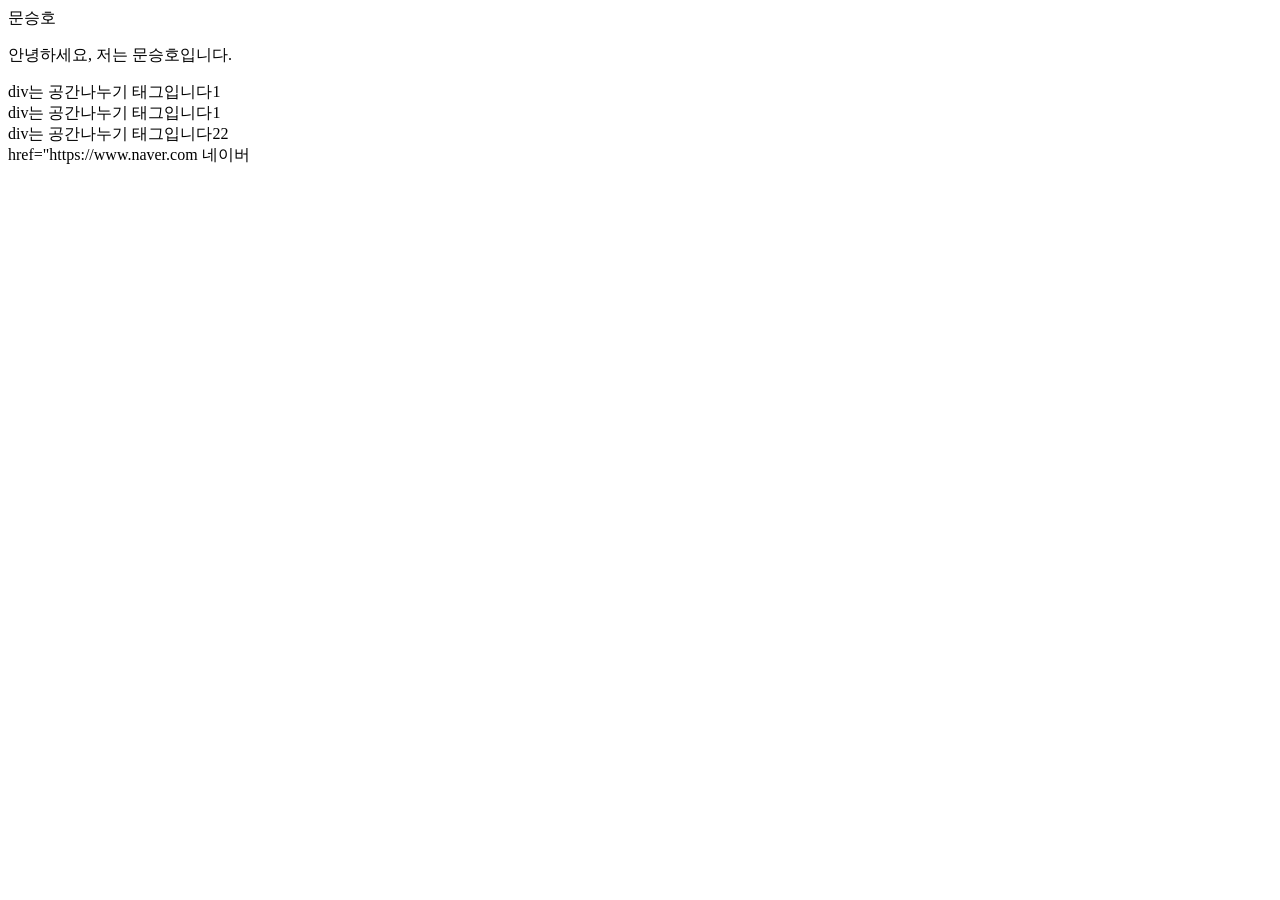
<file: crawling/index.html>
<!DOCTYPE html>
<html lang-"kr">
    <head>
        <meta charset="UTF-8">
        <meta name="viewport" content="width=device-width, initial-sc
        <title>Document</title>
        <style>
            body{background-color: pink;}
            h1{color: red;}
            div.box1{background-color: yellow;}
            #page{color: blue;}
        </style>
    </head>
    <body>
        <h1>문승호</h1>
        <h2 class="box1">문승호</h2> 
        <p id="page">안녕하세요, 저는 문승호입니다.</p>
        <div class="box1"> div는 공간나누기 태그입니다1</div>
        <div> div는 공간나누기 태그입니다1</div>
        <div> div는 공간나누기 태그입니다22</div>

        <A> href="https://www.naver.com 네이버 </A>
</html>
</file>
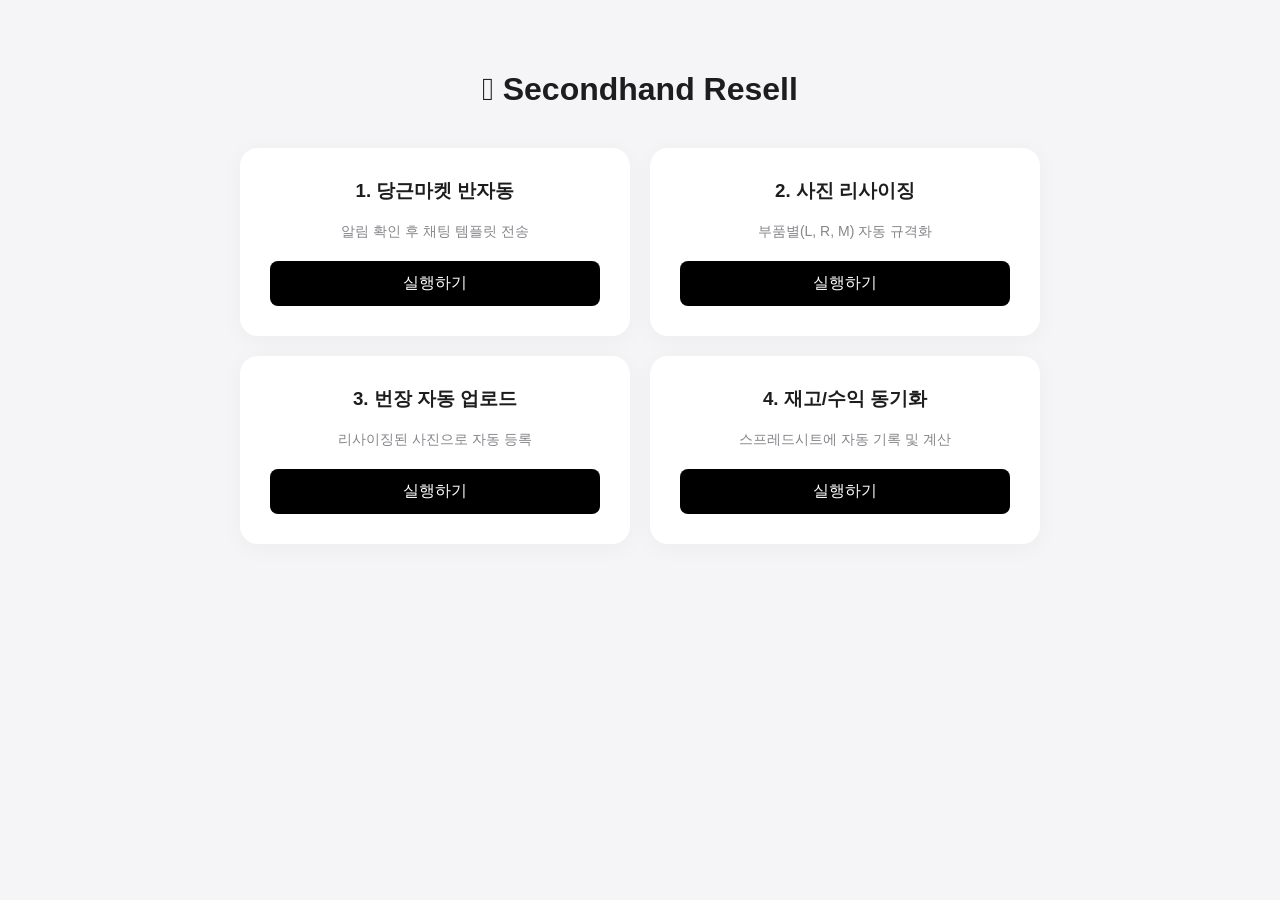
<file: resell/templates/index.html>
<!DOCTYPE html>
<html lang="ko">
<head>
    <meta charset="UTF-8">
    <title>Secondhand Resell Dashboard</title>
    <style>
        body {
            font-family: -apple-system, BlinkMacSystemFont, "Segoe UI", Roboto, Helvetica, Arial, sans-serif;
            background-color: #F5F5F7;
            color: #1D1D1F;
            margin: 0; padding: 50px;
        }
        h1 { font-weight: 600; text-align: center; margin-bottom: 40px; }
        .dashboard {
            display: grid;
            grid-template-columns: repeat(2, 1fr);
            gap: 20px; max-width: 800px; margin: auto;
        }
        .card {
            background: #FFFFFF;
            border-radius: 18px;
            padding: 30px;
            box-shadow: 0 4px 24px rgba(0,0,0,0.04);
            text-align: center; transition: transform 0.2s ease;
        }
        .card:hover { transform: translateY(-5px); }
        h3 { margin-top: 0; }
        p { color: #86868B; font-size: 14px; margin-bottom: 20px; }
        button {
            background-color: #000000; color: #FFFFFF;
            border: none; border-radius: 8px;
            padding: 12px 24px; font-size: 16px;
            cursor: pointer; font-weight: 500; width: 100%;
        }
        button:hover { background-color: #333333; }
    </style>
</head>
<body>
    <h1> Secondhand Resell</h1>
    <div class="dashboard">
        <!-- 1. 당근마켓 -->
        <div class="card">
            <h3>1. 당근마켓 반자동</h3>
            <p>알림 확인 후 채팅 템플릿 전송</p>
            <button onclick="runTask('/api/danggeun')">실행하기</button>
        </div>
        <!-- 2. 리사이징 -->
        <div class="card">
            <h3>2. 사진 리사이징</h3>
            <p>부품별(L, R, M) 자동 규격화</p>
            <button onclick="runTask('/api/resize')">실행하기</button>
        </div>
        <!-- 3. 번개장터 -->
        <div class="card">
            <h3>3. 번장 자동 업로드</h3>
            <p>리사이징된 사진으로 자동 등록</p>
            <button onclick="runTask('/api/bunjang')">실행하기</button>
        </div>
        <!-- 4. 구글 시트 -->
        <div class="card">
            <h3>4. 재고/수익 동기화</h3>
            <p>스프레드시트에 자동 기록 및 계산</p>
            <button onclick="runTask('/api/sheet')">실행하기</button>
        </div>
    </div>

    <script>
        function runTask(endpoint) {
            fetch(endpoint, { method: 'POST' })
                .then(response => response.json())
                .then(data => alert(data.message))
                .catch(error => console.error('Error:', error));
        }
    </script>
</body>
</html>
</file>
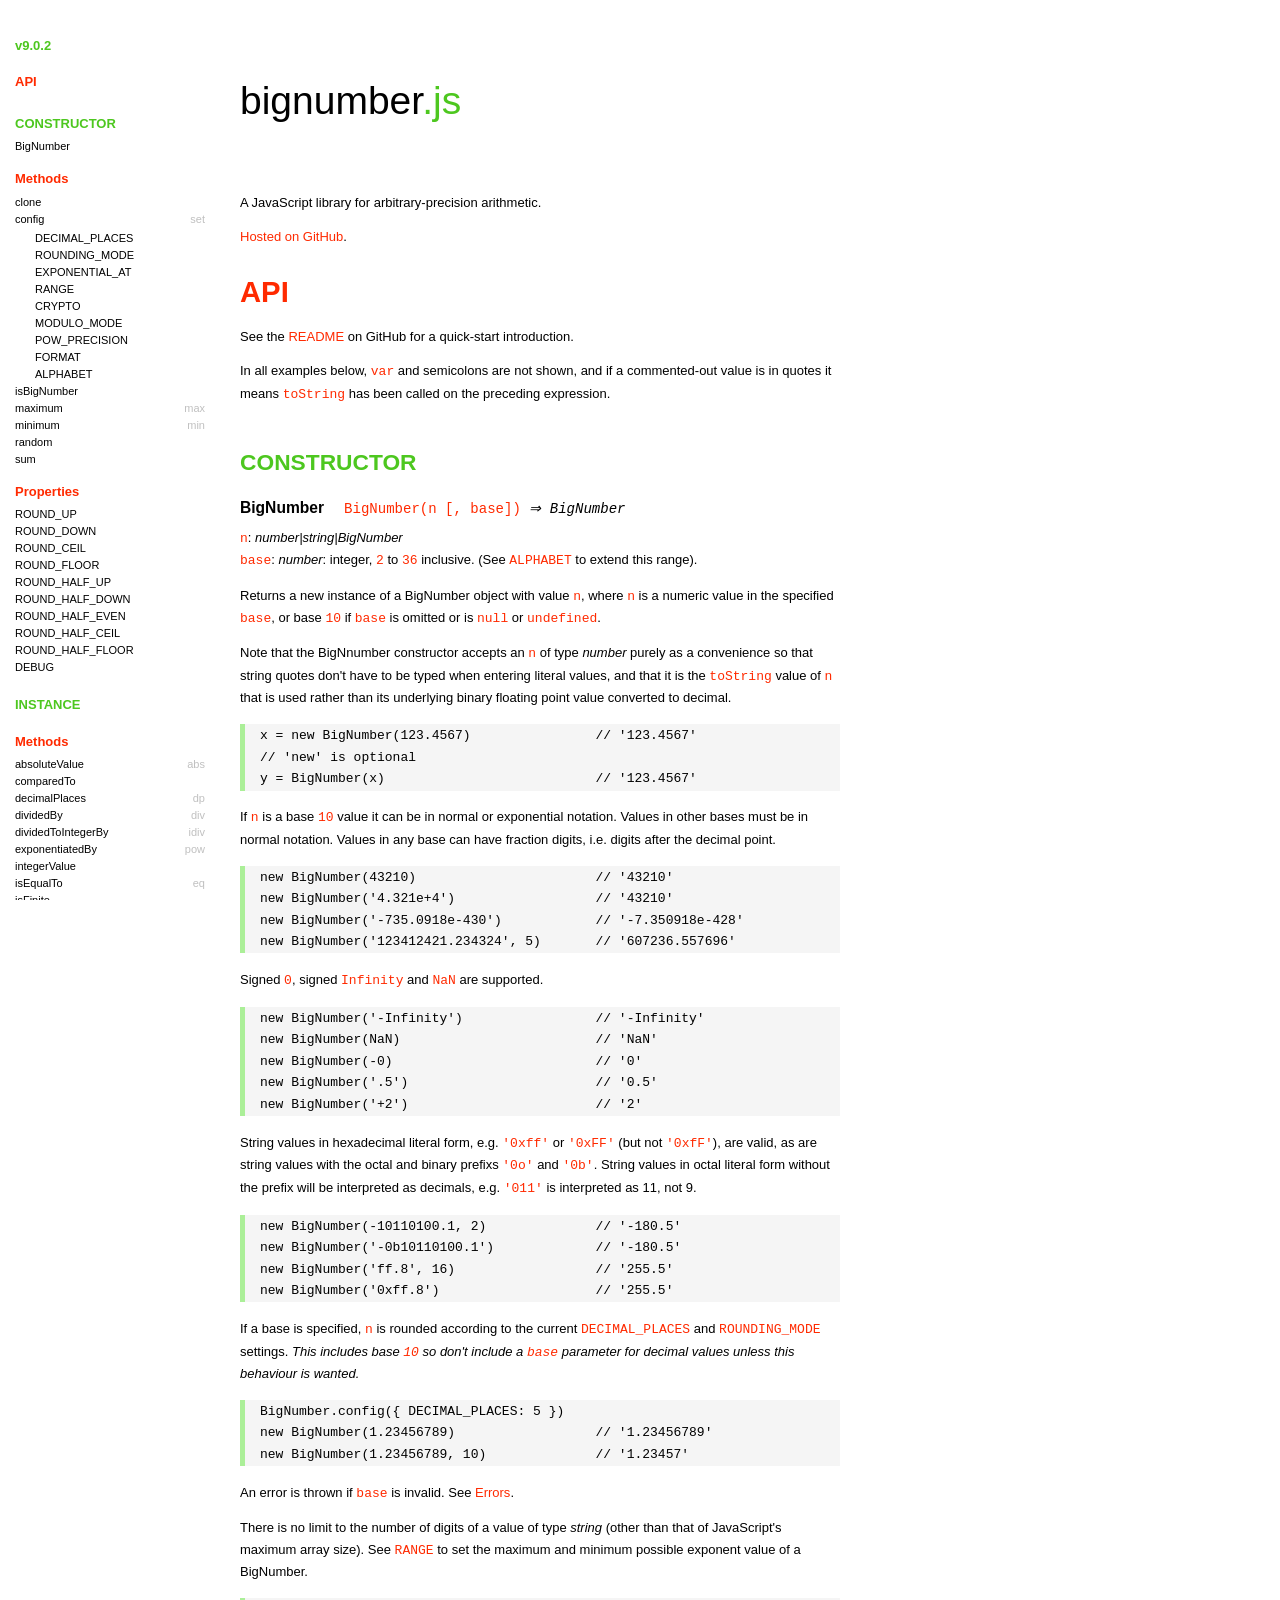
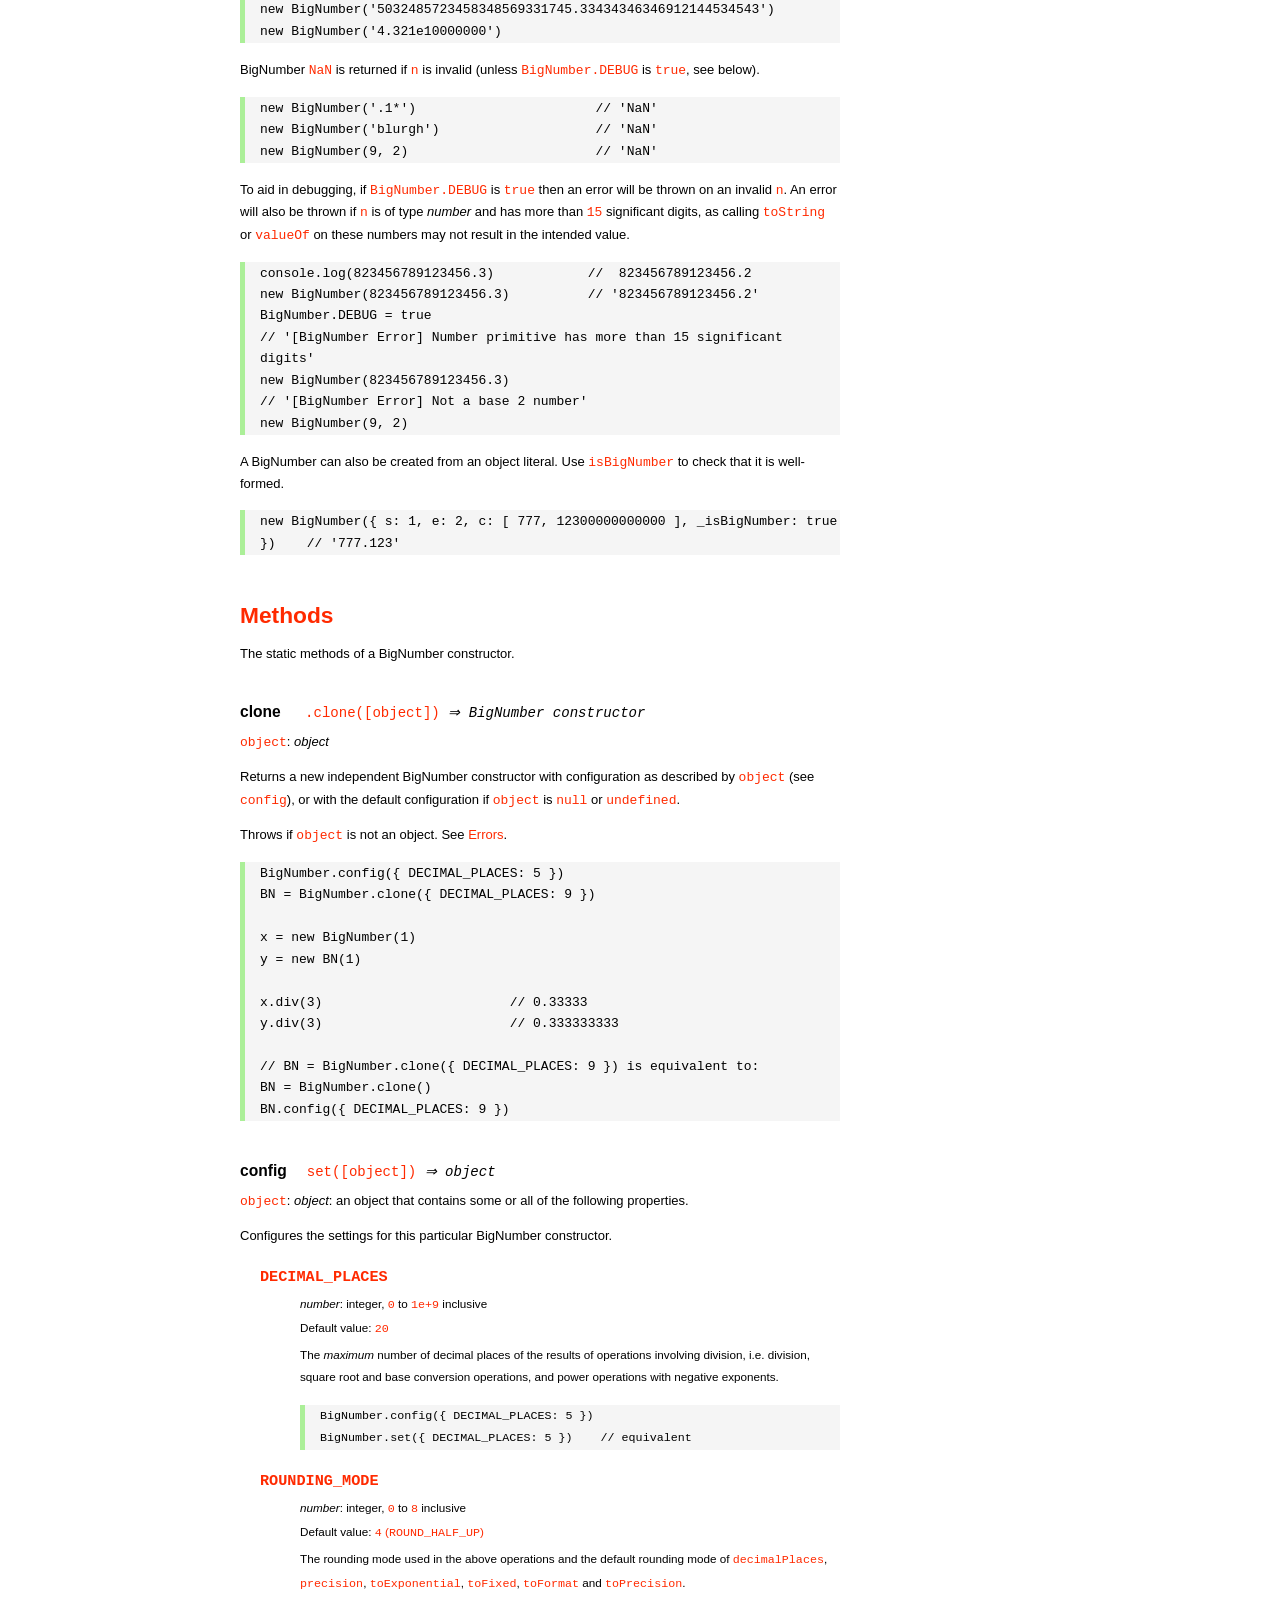
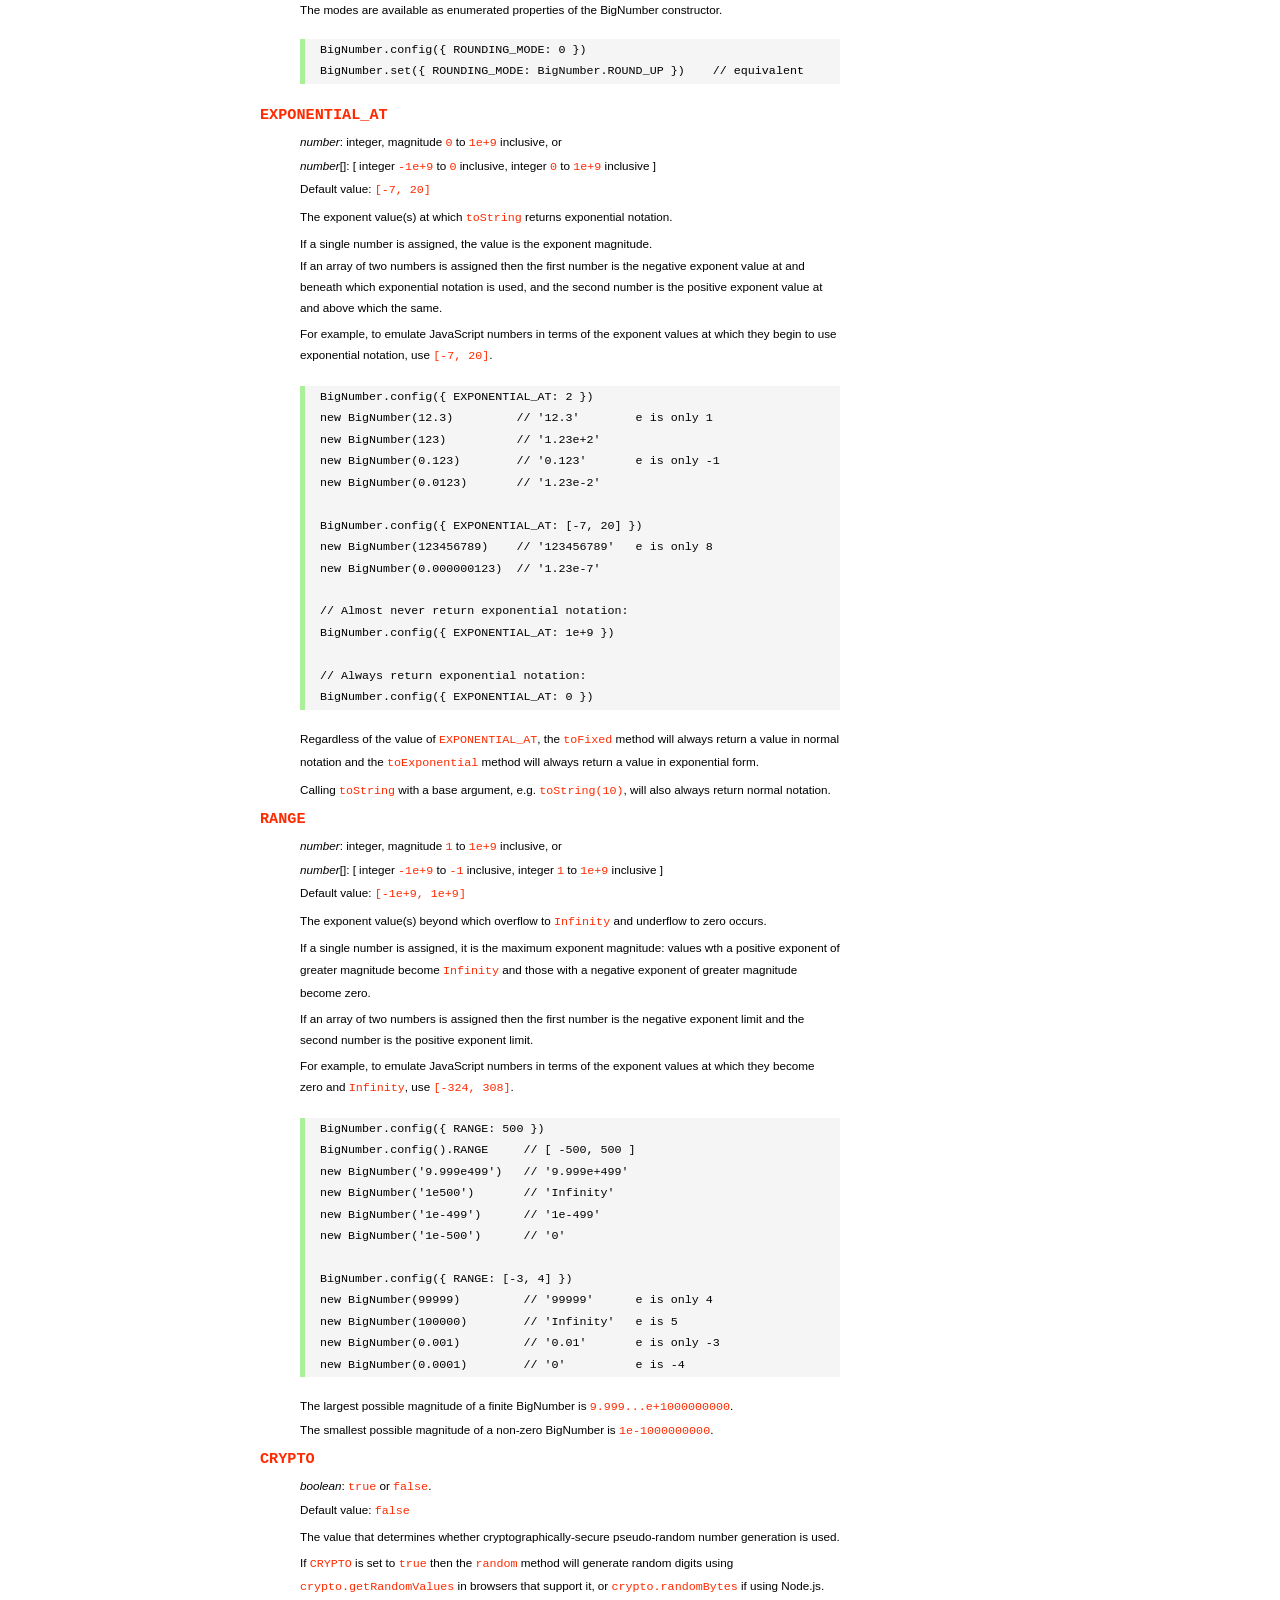
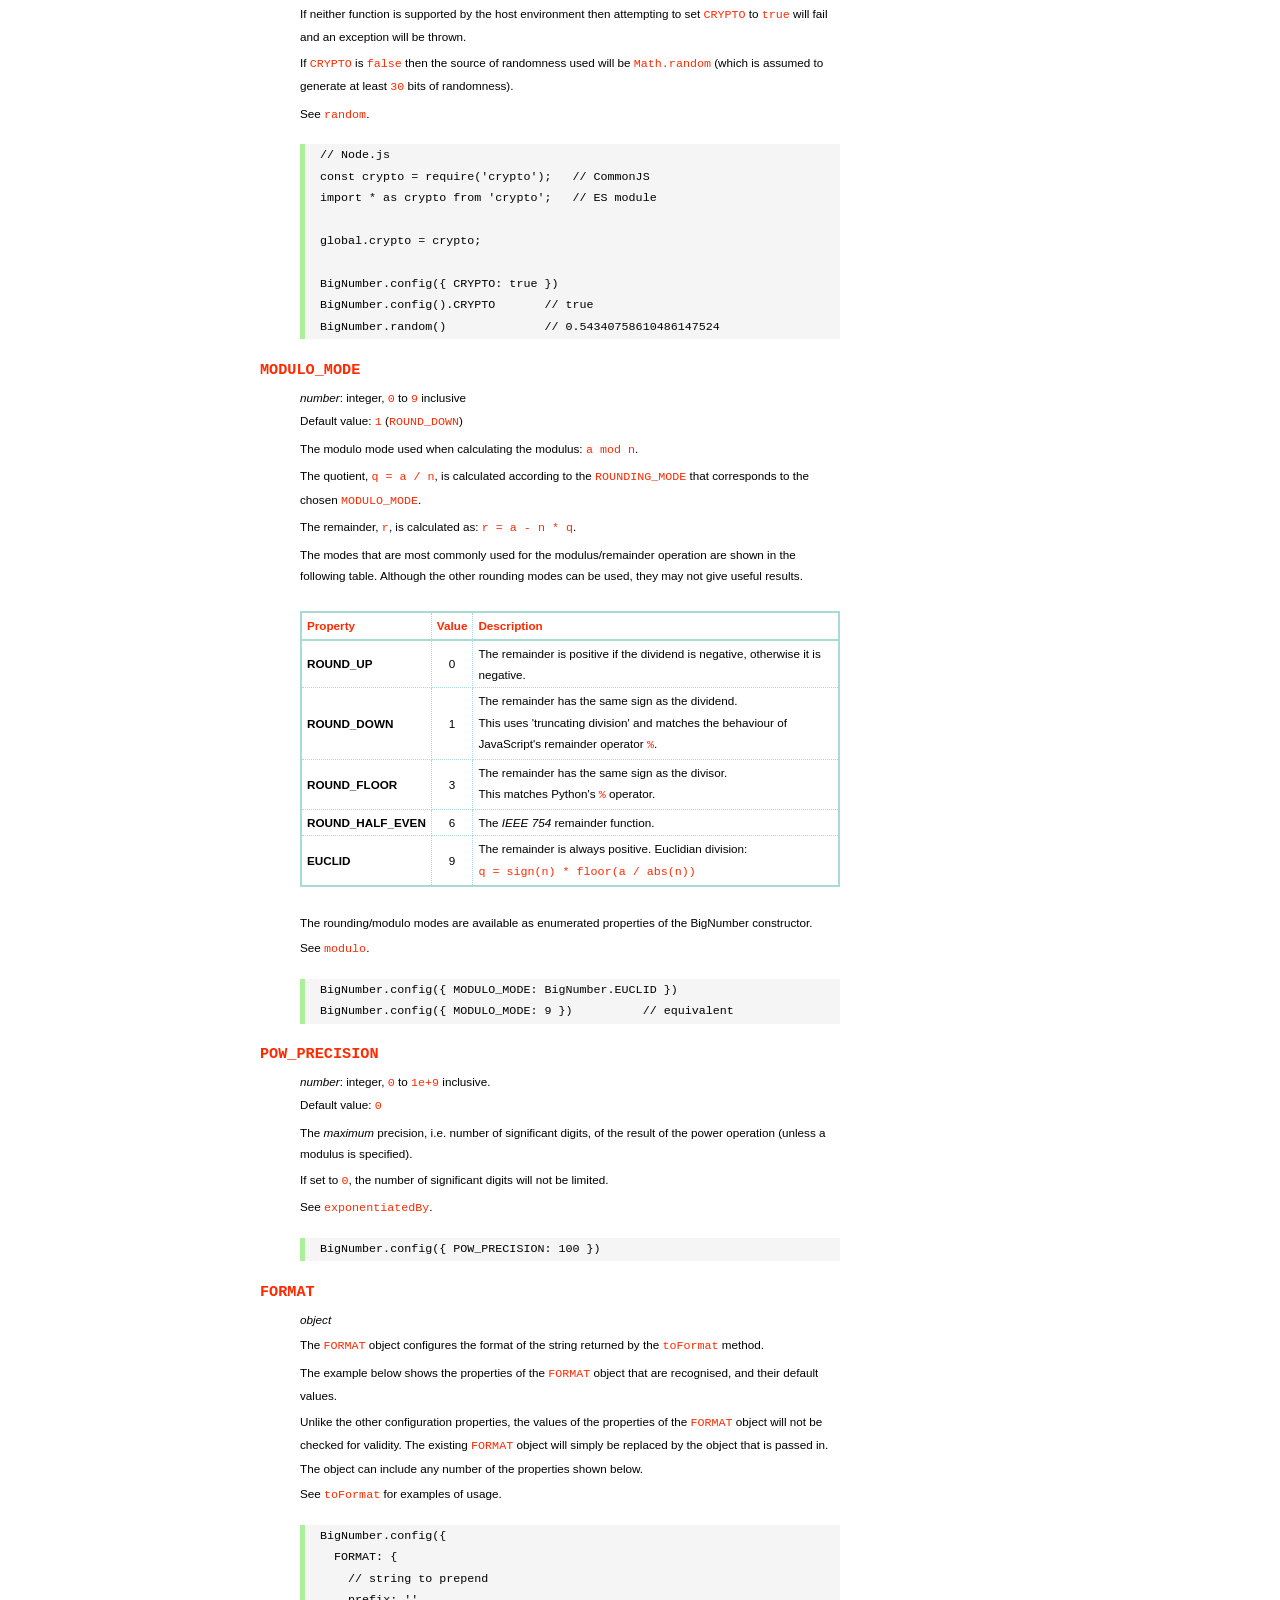
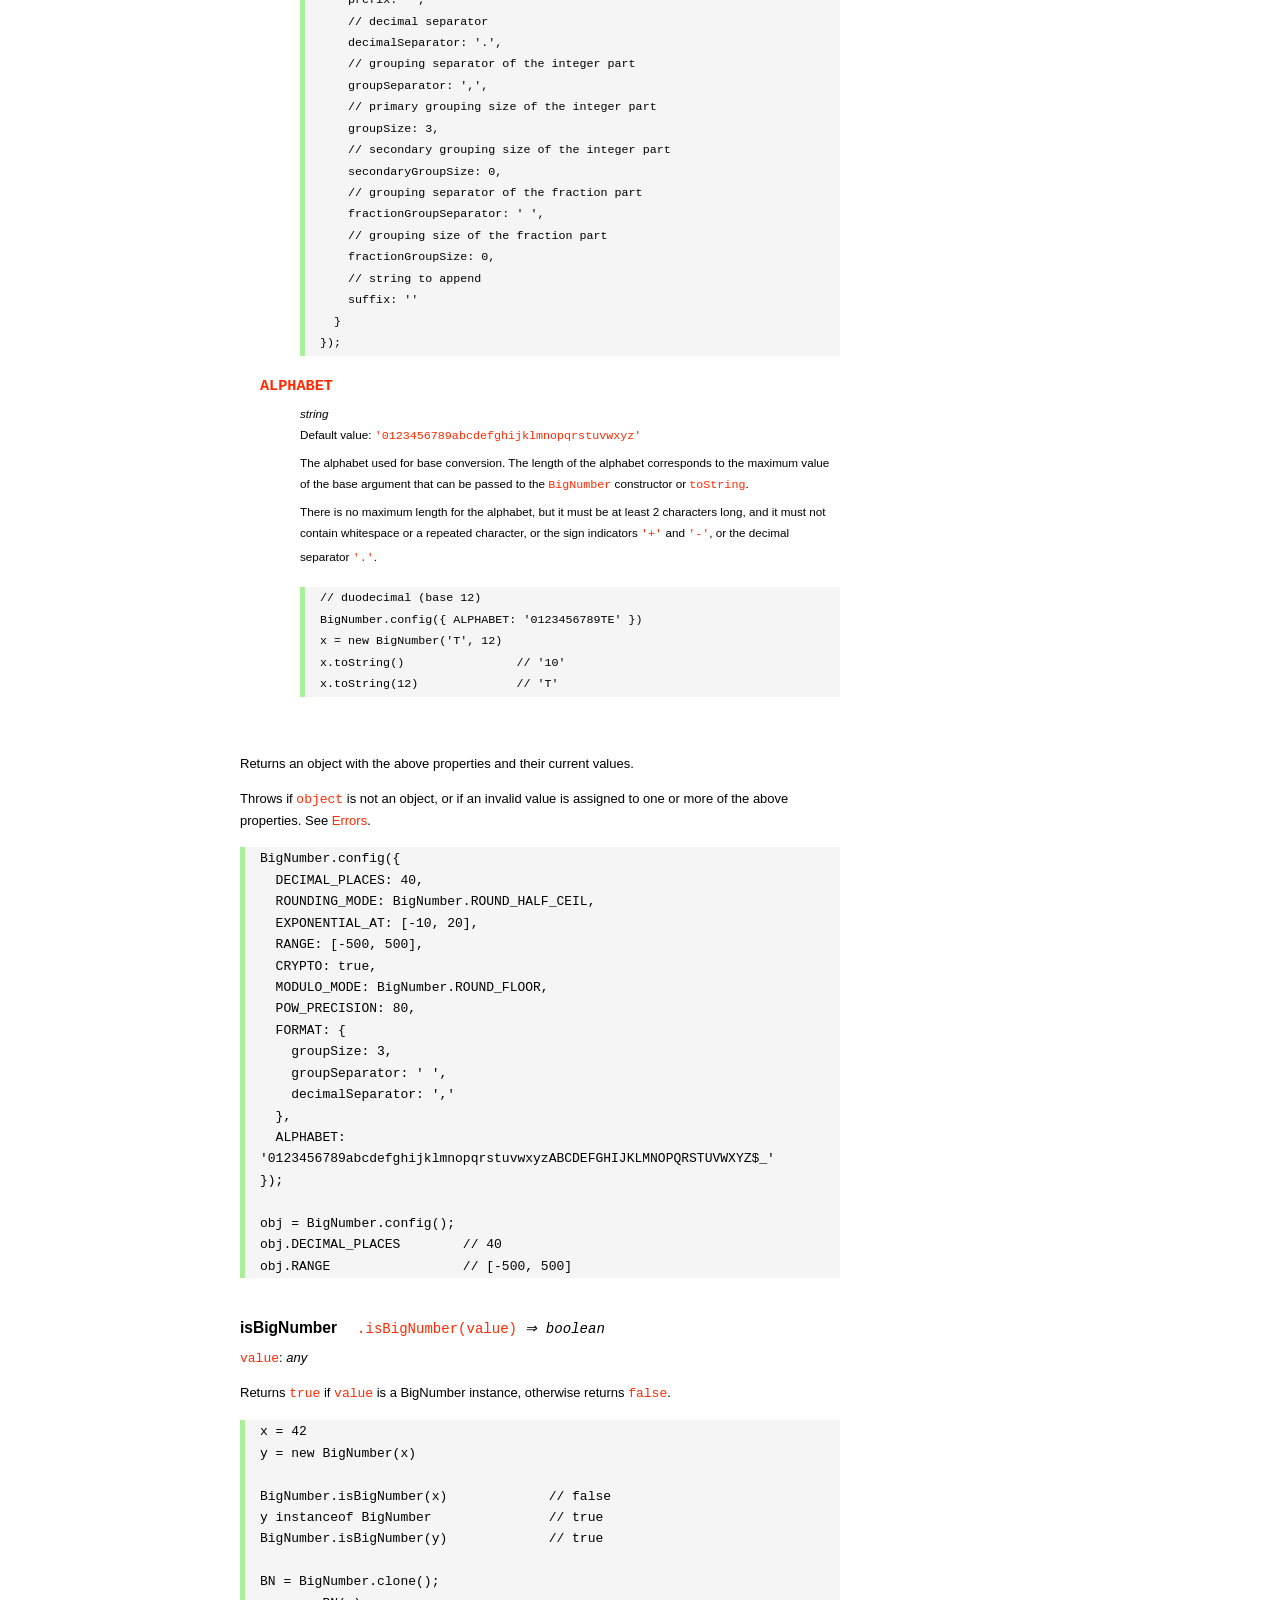
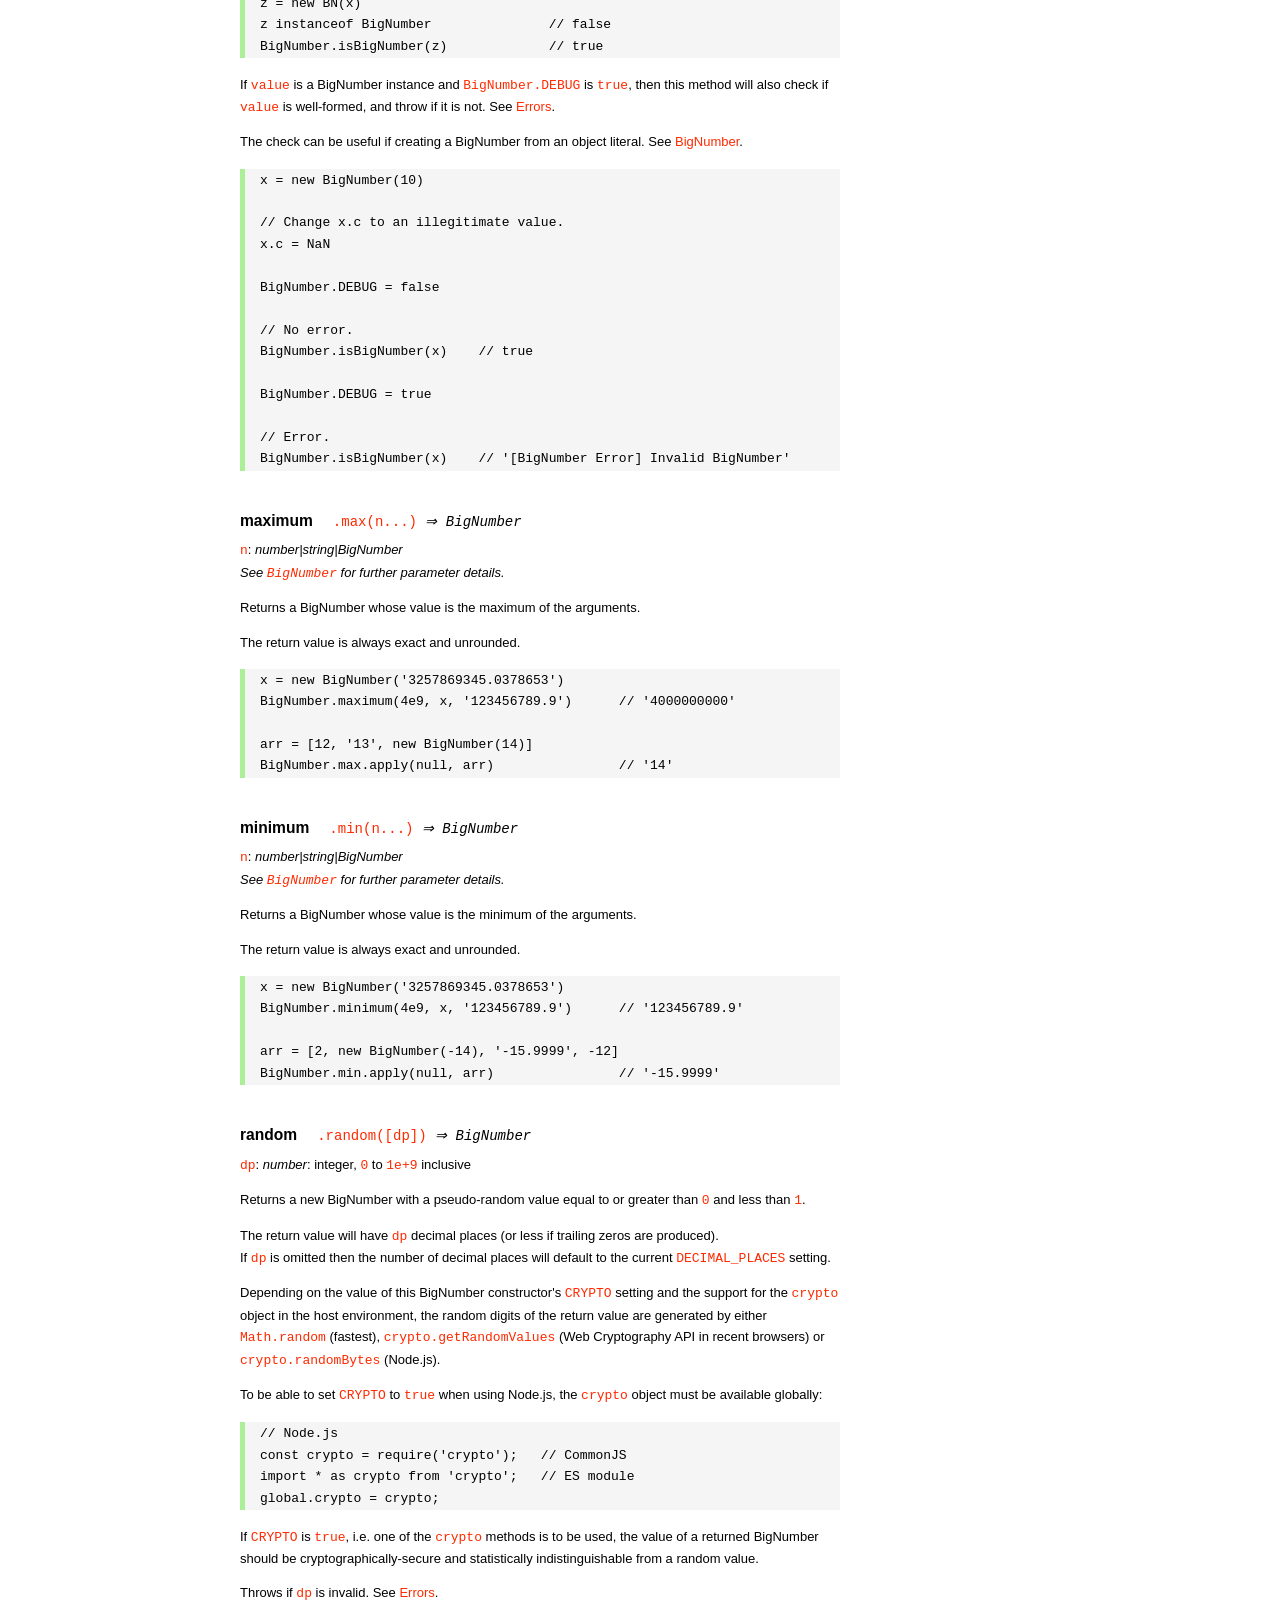
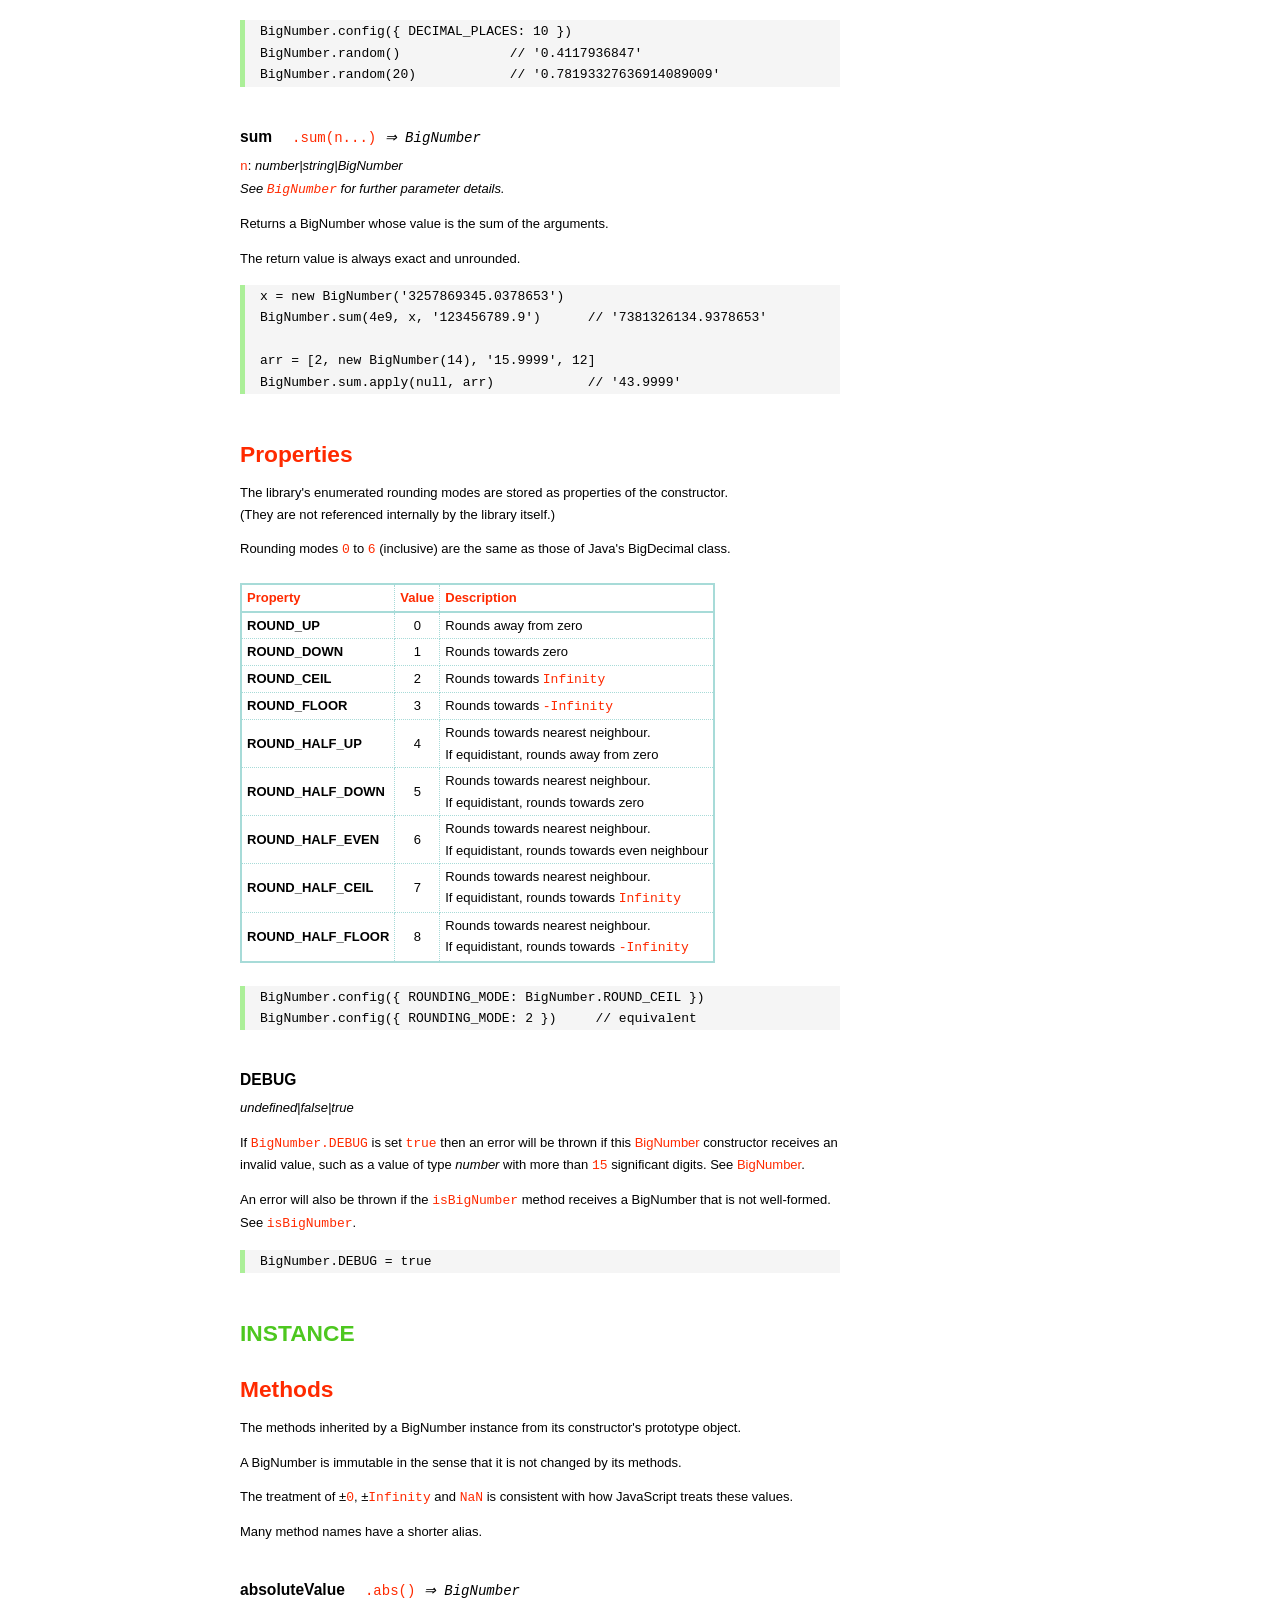
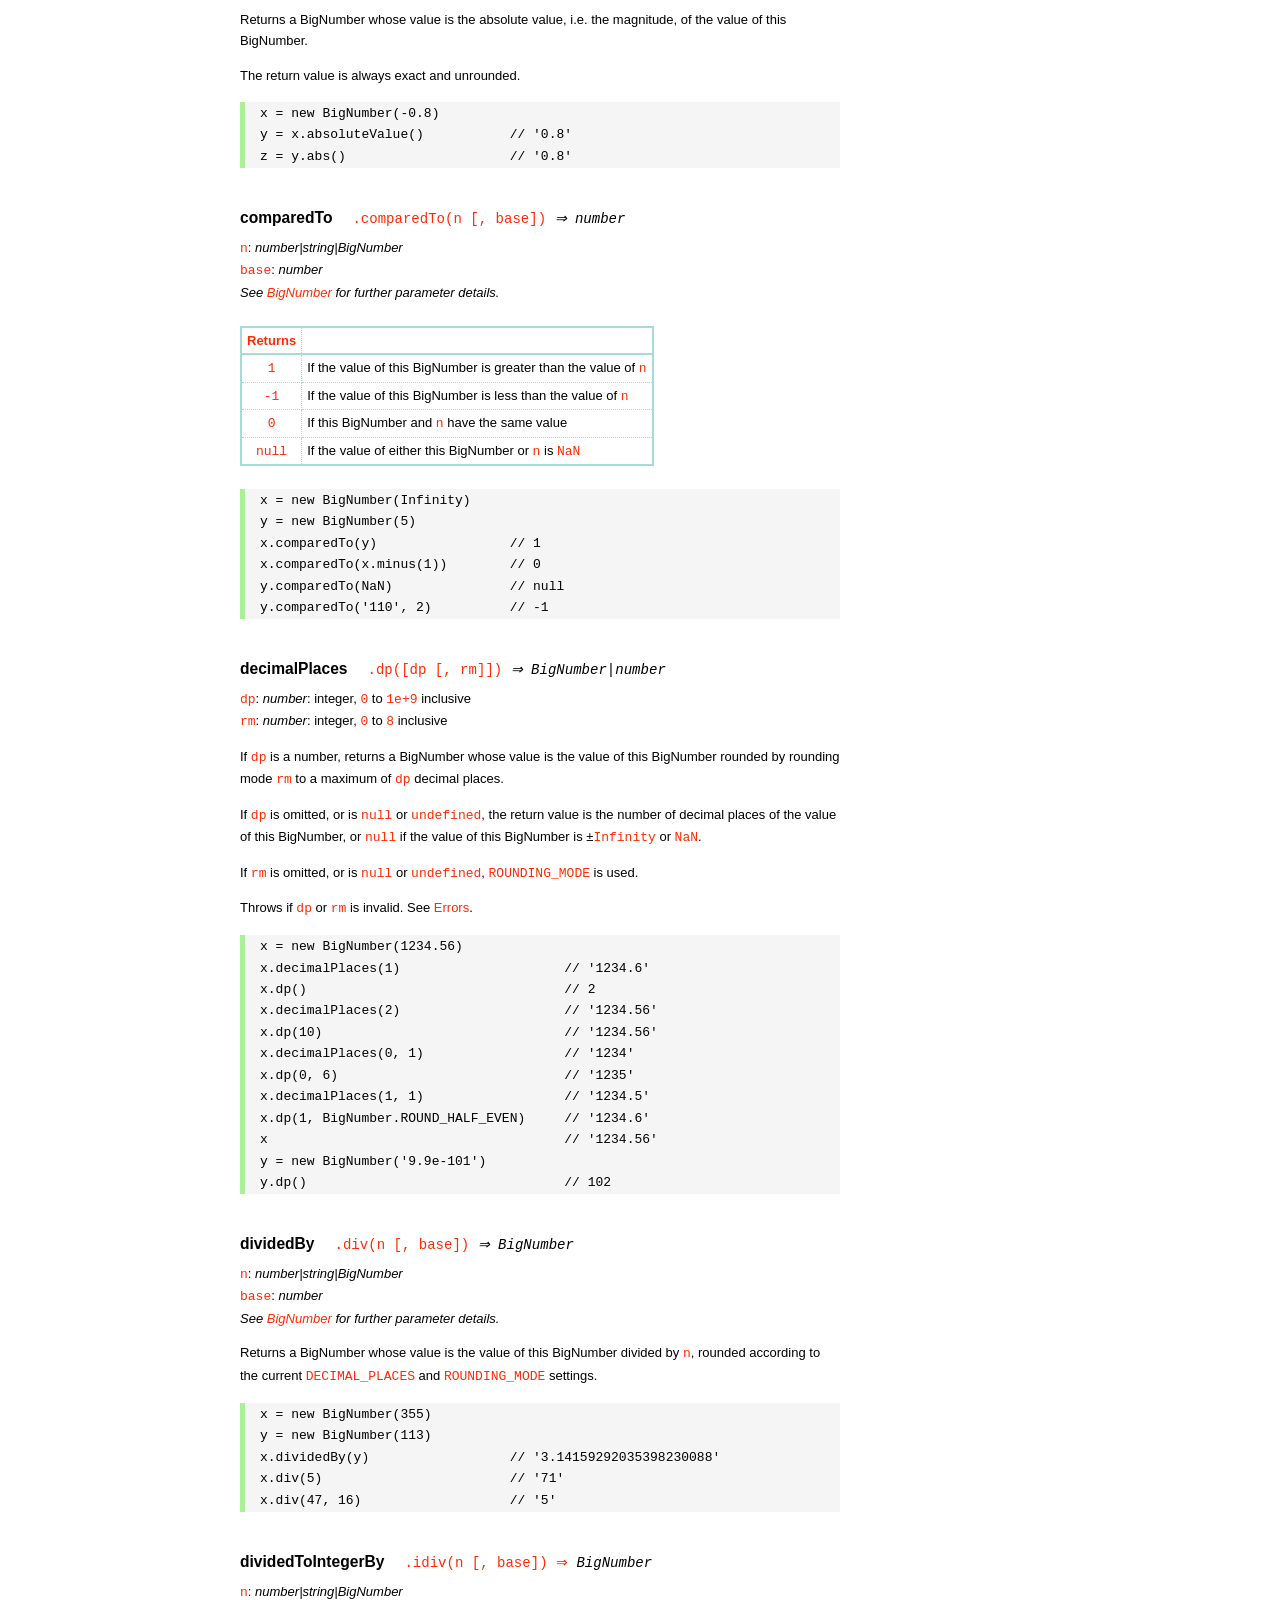
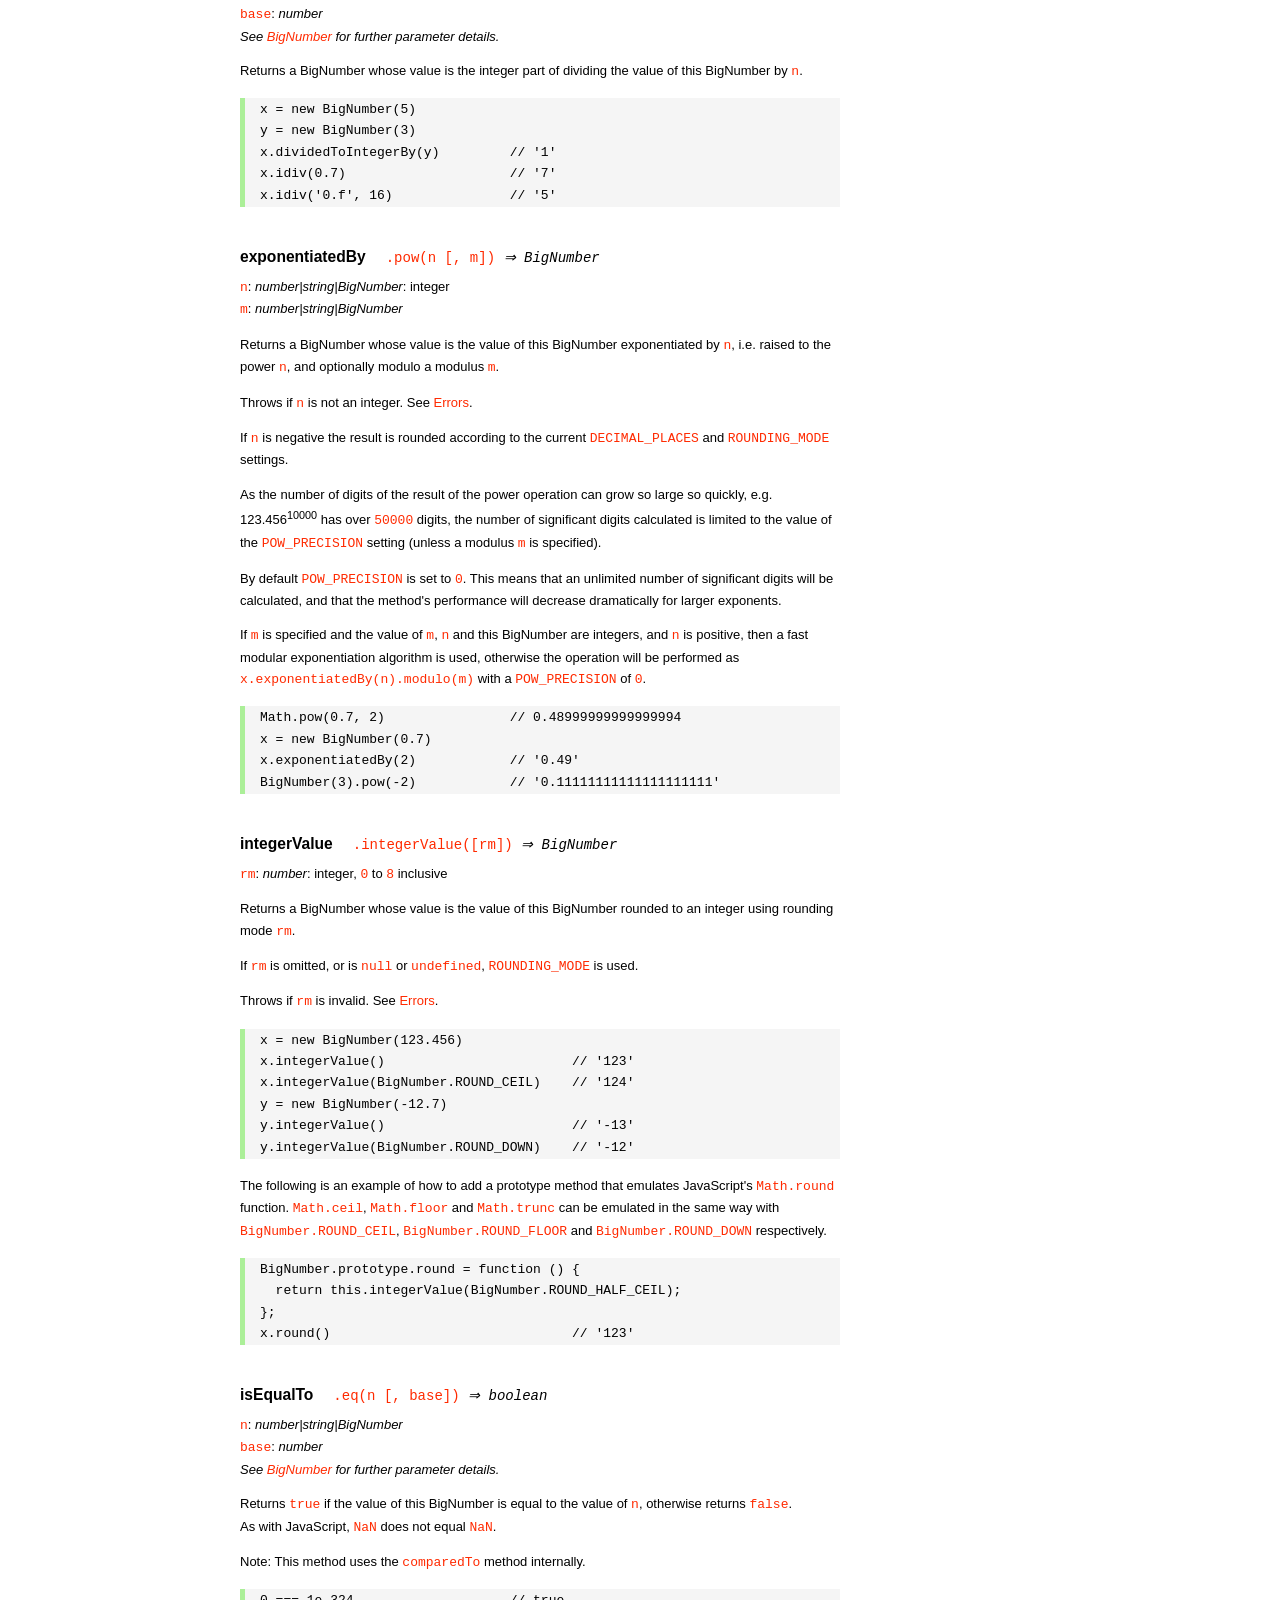
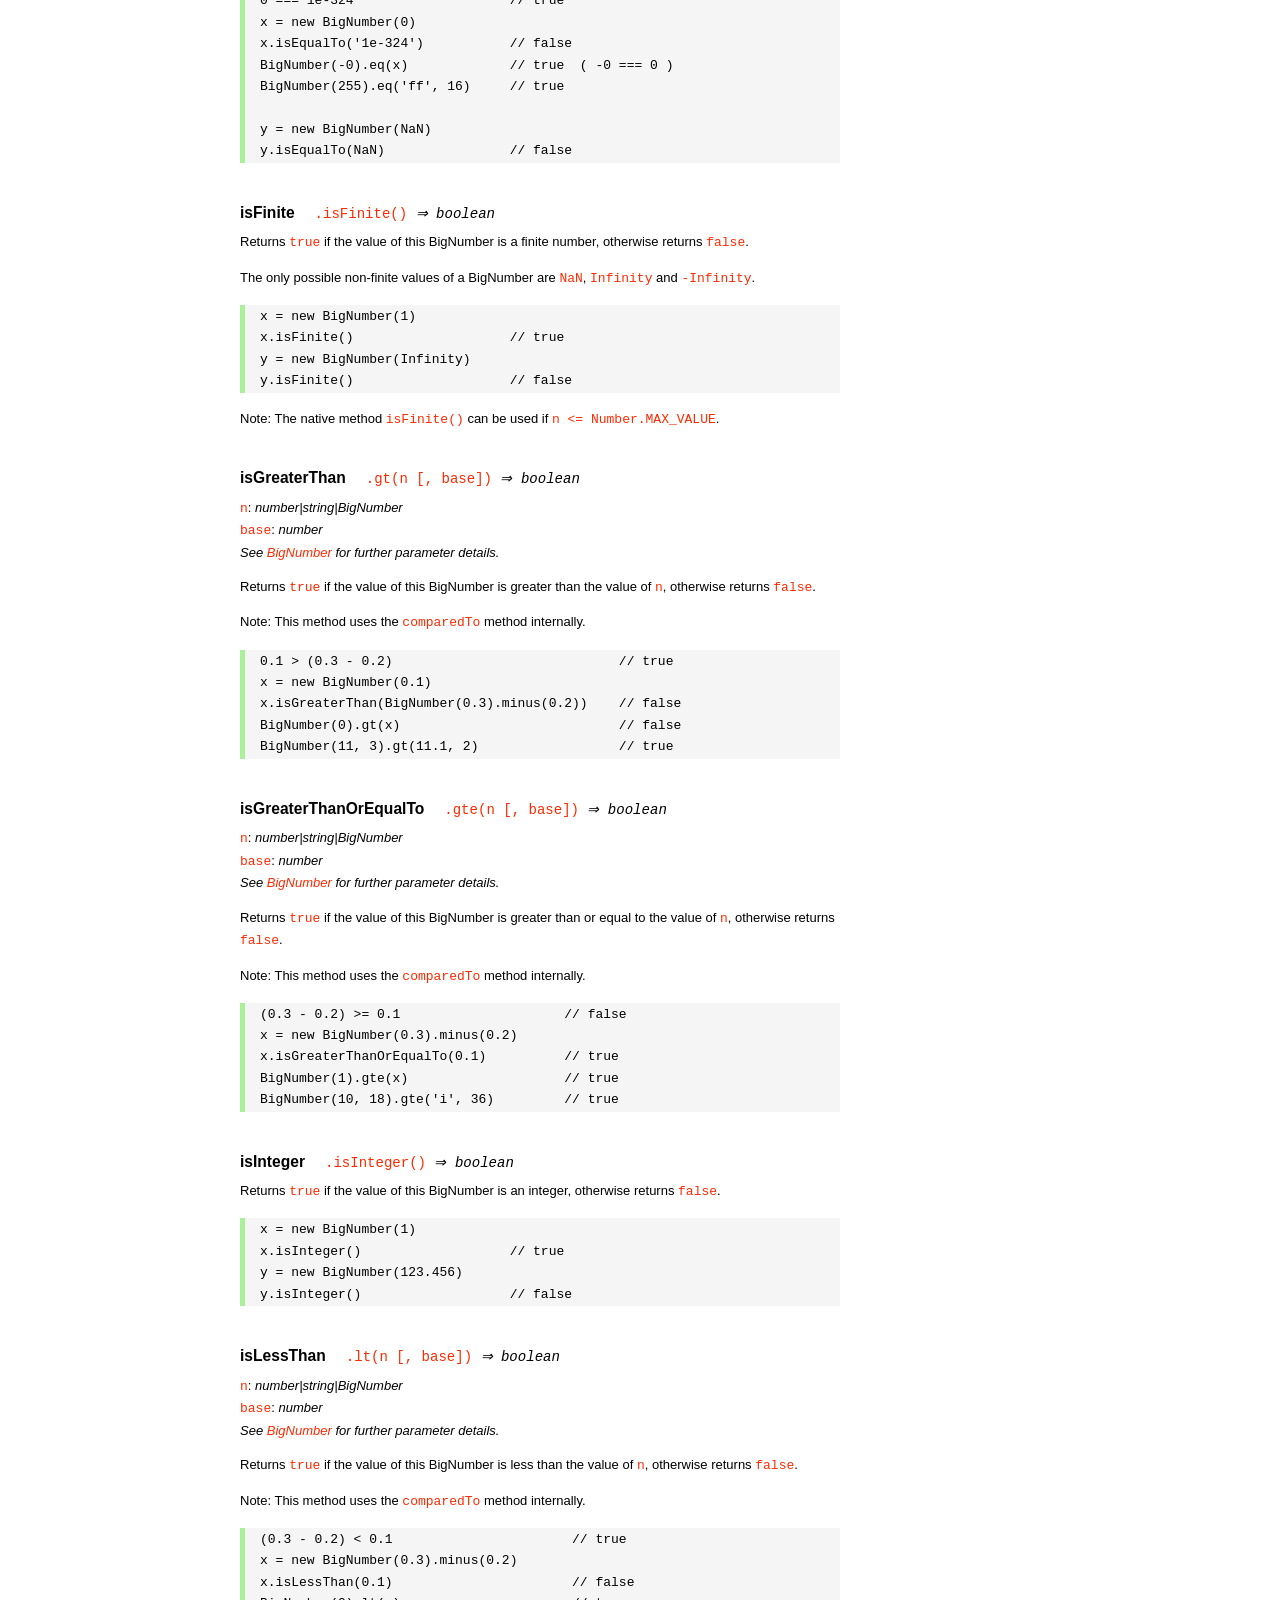
<file: node_modules/bignumber.js/doc/API.html>
<!DOCTYPE HTML>
<html>
<head>
<meta charset="utf-8">
<meta http-equiv="X-UA-Compatible" content="IE=edge">
<meta name="Author" content="M Mclaughlin">
<title>bignumber.js API</title>
<style>
html{font-size:100%}
body{background:#fff;font-family:"Helvetica Neue",Helvetica,Arial,sans-serif;font-size:13px;
  line-height:1.65em;min-height:100%;margin:0}
body,i{color:#000}
.nav{background:#fff;position:fixed;top:0;bottom:0;left:0;width:200px;overflow-y:auto;
  padding:15px 0 30px 15px}
div.container{width:600px;margin:50px 0 50px 240px}
p{margin:0 0 1em;width:600px}
pre,ul{margin:1em 0}
h1,h2,h3,h4,h5{margin:0;padding:1.5em 0 0}
h1,h2{padding:.75em 0}
h1{font:400 3em Verdana,sans-serif;color:#000;margin-bottom:1em}
h2{font-size:2.25em;color:#ff2a00}
h3{font-size:1.75em;color:#4dc71f}
h4{font-size:1.75em;color:#ff2a00;padding-bottom:.75em}
h5{font-size:1.2em;margin-bottom:.4em}
h6{font-size:1.1em;margin-bottom:0.8em;padding:0.5em 0}
dd{padding-top:.35em}
dt{padding-top:.5em}
b{font-weight:700}
dt b{font-size:1.3em}
a,a:visited{color:#ff2a00;text-decoration:none}
a:active,a:hover{outline:0;text-decoration:underline}
.nav a,.nav b,.nav a:visited{display:block;color:#ff2a00;font-weight:700; margin-top:15px}
.nav b{color:#4dc71f;margin-top:20px;cursor:default;width:auto}
ul{list-style-type:none;padding:0 0 0 20px}
.nav ul{line-height:14px;padding-left:0;margin:5px 0 0}
.nav ul a,.nav ul a:visited,span{display:inline;color:#000;font-family:Verdana,Geneva,sans-serif;
  font-size:11px;font-weight:400;margin:0}
.inset,ul.inset{margin-left:20px}
.inset{font-size:.9em}
.nav li{width:auto;margin:0 0 3px}
.alias{font-style:italic;margin-left:20px}
table{border-collapse:collapse;border-spacing:0;border:2px solid #a7dbd8;margin:1.75em 0;padding:0}
td,th{text-align:left;margin:0;padding:2px 5px;border:1px dotted #a7dbd8}
th{border-top:2px solid #a7dbd8;border-bottom:2px solid #a7dbd8;color:#ff2a00}
code,pre{font-family:Consolas, monaco, monospace;font-weight:400}
pre{background:#f5f5f5;white-space:pre-wrap;word-wrap:break-word;border-left:5px solid #abef98;
  padding:1px 0 1px 15px;margin:1.2em 0}
code,.nav-title{color:#ff2a00}
.end{margin-bottom:25px}
.centre{text-align:center}
.error-table{font-size:13px;width:100%}
#faq{margin:3em 0 0}
li span{float:right;margin-right:10px;color:#c0c0c0}
#js{font:inherit;color:#4dc71f}
</style>
</head>
<body>

  <div class="nav">

    <b>v9.0.2</b>

	<a class='nav-title' href="#">API</a>

    <b> CONSTRUCTOR </b>
    <ul>
      <li><a href="#bignumber">BigNumber</a></li>
    </ul>

    <a href="#methods">Methods</a>
    <ul>
      <li><a href="#clone">clone</a></li>
      <li><a href="#config" >config</a><span>set</span></li>
      <li>
        <ul class="inset">
          <li><a href="#decimal-places">DECIMAL_PLACES</a></li>
          <li><a href="#rounding-mode" >ROUNDING_MODE</a></li>
          <li><a href="#exponential-at">EXPONENTIAL_AT</a></li>
          <li><a href="#range"         >RANGE</a></li>
          <li><a href="#crypto"        >CRYPTO</a></li>
          <li><a href="#modulo-mode"   >MODULO_MODE</a></li>
          <li><a href="#pow-precision" >POW_PRECISION</a></li>
          <li><a href="#format"        >FORMAT</a></li>
          <li><a href="#alphabet"      >ALPHABET</a></li>
        </ul>
      </li>
      <li><a href="#isBigNumber">isBigNumber</a></li>
      <li><a href="#max"        >maximum</a><span>max</span></li>
      <li><a href="#min"        >minimum</a><span>min</span></li>
      <li><a href="#random"     >random</a></li>
      <li><a href="#sum"        >sum</a></li>
    </ul>

    <a href="#constructor-properties">Properties</a>
    <ul>
      <li><a href="#round-up"        >ROUND_UP</a></li>
      <li><a href="#round-down"      >ROUND_DOWN</a></li>
      <li><a href="#round-ceil"      >ROUND_CEIL</a></li>
      <li><a href="#round-floor"     >ROUND_FLOOR</a></li>
      <li><a href="#round-half-up"   >ROUND_HALF_UP</a></li>
      <li><a href="#round-half-down" >ROUND_HALF_DOWN</a></li>
      <li><a href="#round-half-even" >ROUND_HALF_EVEN</a></li>
      <li><a href="#round-half-ceil" >ROUND_HALF_CEIL</a></li>
      <li><a href="#round-half-floor">ROUND_HALF_FLOOR</a></li>
      <li><a href="#debug"           >DEBUG</a></li>
    </ul>

    <b> INSTANCE </b>

    <a href="#prototype-methods">Methods</a>
    <ul>
      <li><a href="#abs"    >absoluteValue         </a><span>abs</span>  </li>
      <li><a href="#cmp"    >comparedTo            </a>                  </li>
      <li><a href="#dp"     >decimalPlaces         </a><span>dp</span>   </li>
      <li><a href="#div"    >dividedBy             </a><span>div</span>  </li>
      <li><a href="#divInt" >dividedToIntegerBy    </a><span>idiv</span> </li>
      <li><a href="#pow"    >exponentiatedBy       </a><span>pow</span>  </li>
      <li><a href="#int"    >integerValue          </a>                  </li>
      <li><a href="#eq"     >isEqualTo             </a><span>eq</span>   </li>
      <li><a href="#isF"    >isFinite              </a>                  </li>
      <li><a href="#gt"     >isGreaterThan         </a><span>gt</span>   </li>
      <li><a href="#gte"    >isGreaterThanOrEqualTo</a><span>gte</span>  </li>
      <li><a href="#isInt"  >isInteger             </a>                  </li>
      <li><a href="#lt"     >isLessThan            </a><span>lt</span>   </li>
      <li><a href="#lte"    >isLessThanOrEqualTo   </a><span>lte</span>  </li>
      <li><a href="#isNaN"  >isNaN                 </a>                  </li>
      <li><a href="#isNeg"  >isNegative            </a>                  </li>
      <li><a href="#isPos"  >isPositive            </a>                  </li>
      <li><a href="#isZ"    >isZero                </a>                  </li>
      <li><a href="#minus"  >minus                 </a>                  </li>
      <li><a href="#mod"    >modulo                </a><span>mod</span>  </li>
      <li><a href="#times"  >multipliedBy          </a><span>times</span></li>
      <li><a href="#neg"    >negated               </a>                  </li>
      <li><a href="#plus"   >plus                  </a>                  </li>
      <li><a href="#sd"     >precision             </a><span>sd</span>   </li>
      <li><a href="#shift"  >shiftedBy             </a>                  </li>
      <li><a href="#sqrt"   >squareRoot            </a><span>sqrt</span> </li>
      <li><a href="#toE"    >toExponential         </a>                  </li>
      <li><a href="#toFix"  >toFixed               </a>                  </li>
      <li><a href="#toFor"  >toFormat              </a>                  </li>
      <li><a href="#toFr"   >toFraction            </a>                  </li>
      <li><a href="#toJSON" >toJSON                </a>                  </li>
      <li><a href="#toN"    >toNumber              </a>                  </li>
      <li><a href="#toP"    >toPrecision           </a>                  </li>
      <li><a href="#toS"    >toString              </a>                  </li>
      <li><a href="#valueOf">valueOf               </a>                  </li>
    </ul>

    <a href="#instance-properties">Properties</a>
    <ul>
      <li><a href="#coefficient">c: coefficient</a></li>
      <li><a href="#exponent"   >e: exponent</a></li>
      <li><a href="#sign"       >s: sign</a></li>
    </ul>

    <a href="#zero-nan-infinity">Zero, NaN &amp; Infinity</a>
    <a href="#Errors">Errors</a>
    <a href="#type-coercion">Type coercion</a>
    <a class='end' href="#faq">FAQ</a>

  </div>

  <div class="container">

    <h1>bignumber<span id='js'>.js</span></h1>

    <p>A JavaScript library for arbitrary-precision arithmetic.</p>
    <p><a href="https://github.com/MikeMcl/bignumber.js">Hosted on GitHub</a>. </p>

    <h2>API</h2>

    <p>
      See the <a href='https://github.com/MikeMcl/bignumber.js'>README</a> on GitHub for a
      quick-start introduction.
    </p>
    <p>
      In all examples below, <code>var</code> and semicolons are not shown, and if a commented-out
      value is in quotes it means <code>toString</code> has been called on the preceding expression.
    </p>


    <h3>CONSTRUCTOR</h3>


    <h5 id="bignumber">
      BigNumber<code class='inset'>BigNumber(n [, base]) <i>&rArr; BigNumber</i></code>
    </h5>
    <p>
      <code>n</code>: <i>number|string|BigNumber</i><br />
      <code>base</code>: <i>number</i>: integer, <code>2</code> to <code>36</code> inclusive. (See
      <a href='#alphabet'><code>ALPHABET</code></a> to extend this range).
    </p>
    <p>
      Returns a new instance of a BigNumber object with value <code>n</code>, where <code>n</code>
      is a numeric value in the specified <code>base</code>, or base <code>10</code> if
      <code>base</code> is omitted or is <code>null</code> or <code>undefined</code>.
    </p>
    <p>
      Note that the BigNnumber constructor accepts an <code>n</code> of type <em>number</em> purely
      as a convenience so that string quotes don't have to be typed when entering literal values,
      and that it is the <code>toString</code> value of <code>n</code> that is used rather than its
      underlying binary floating point value converted to decimal. 
    </p>
    <pre>
x = new BigNumber(123.4567)                // '123.4567'
// 'new' is optional
y = BigNumber(x)                           // '123.4567'</pre>
    <p>
      If <code>n</code> is a base <code>10</code> value it can be in normal or exponential notation.
      Values in other bases must be in normal notation. Values in any base can have fraction digits,
      i.e. digits after the decimal point.
    </p>
    <pre>
new BigNumber(43210)                       // '43210'
new BigNumber('4.321e+4')                  // '43210'
new BigNumber('-735.0918e-430')            // '-7.350918e-428'
new BigNumber('123412421.234324', 5)       // '607236.557696'</pre>
    <p>
      Signed <code>0</code>, signed <code>Infinity</code> and <code>NaN</code> are supported.
    </p>
    <pre>
new BigNumber('-Infinity')                 // '-Infinity'
new BigNumber(NaN)                         // 'NaN'
new BigNumber(-0)                          // '0'
new BigNumber('.5')                        // '0.5'
new BigNumber('+2')                        // '2'</pre>
    <p>
      String values in hexadecimal literal form, e.g. <code>'0xff'</code> or <code>'0xFF'</code>
      (but not <code>'0xfF'</code>), are valid, as are string values with the octal and binary
      prefixs <code>'0o'</code> and <code>'0b'</code>. String values in octal literal form without
      the prefix will be interpreted as decimals, e.g. <code>'011'</code> is interpreted as 11, not 9.
    </p>
    <pre>
new BigNumber(-10110100.1, 2)              // '-180.5'
new BigNumber('-0b10110100.1')             // '-180.5'
new BigNumber('ff.8', 16)                  // '255.5'
new BigNumber('0xff.8')                    // '255.5'</pre>
    <p>
      If a base is specified, <code>n</code> is rounded according to the current
      <a href='#decimal-places'><code>DECIMAL_PLACES</code></a> and
      <a href='#rounding-mode'><code>ROUNDING_MODE</code></a> settings. <em>This includes base
      <code>10</code> so don't include a <code>base</code> parameter for decimal values unless
      this behaviour is wanted.</em>
    </p>
    <pre>BigNumber.config({ DECIMAL_PLACES: 5 })
new BigNumber(1.23456789)                  // '1.23456789'
new BigNumber(1.23456789, 10)              // '1.23457'</pre>
    <p>An error is thrown if <code>base</code> is invalid. See <a href='#Errors'>Errors</a>.</p>
    <p>
      There is no limit to the number of digits of a value of type <em>string</em> (other than
      that of JavaScript's maximum array size). See <a href='#range'><code>RANGE</code></a> to set
      the maximum and minimum possible exponent value of a BigNumber.
    </p>
    <pre>
new BigNumber('5032485723458348569331745.33434346346912144534543')
new BigNumber('4.321e10000000')</pre>
    <p>BigNumber <code>NaN</code> is returned if <code>n</code> is invalid
    (unless <code>BigNumber.DEBUG</code> is <code>true</code>, see below).</p>
    <pre>
new BigNumber('.1*')                       // 'NaN'
new BigNumber('blurgh')                    // 'NaN'
new BigNumber(9, 2)                        // 'NaN'</pre>
    <p>
      To aid in debugging, if <code>BigNumber.DEBUG</code> is <code>true</code> then an error will
      be thrown on an invalid <code>n</code>. An error will also be thrown if <code>n</code> is of
      type <em>number</em> and has more than <code>15</code> significant digits, as calling
      <code><a href='#toS'>toString</a></code> or <code><a href='#valueOf'>valueOf</a></code> on
      these numbers may not result in the intended value.
    </p>
      <pre>
console.log(823456789123456.3)            //  823456789123456.2
new BigNumber(823456789123456.3)          // '823456789123456.2'
BigNumber.DEBUG = true
// '[BigNumber Error] Number primitive has more than 15 significant digits'
new BigNumber(823456789123456.3)
// '[BigNumber Error] Not a base 2 number'
new BigNumber(9, 2)</pre>
    <p>
      A BigNumber can also be created from an object literal.
      Use <code><a href='#isBigNumber'>isBigNumber</a></code> to check that it is well-formed.
    </p>
    <pre>new BigNumber({ s: 1, e: 2, c: [ 777, 12300000000000 ], _isBigNumber: true })    // '777.123'</pre>




    <h4 id="methods">Methods</h4>
     <p>The static methods of a BigNumber constructor.</p>




    <h5 id="clone">clone
      <code class='inset'>.clone([object]) <i>&rArr; BigNumber constructor</i></code>
    </h5>
    <p><code>object</code>: <i>object</i></p>
    <p>
      Returns a new independent BigNumber constructor with configuration as described by
      <code>object</code> (see <a href='#config'><code>config</code></a>), or with the default
      configuration if <code>object</code> is <code>null</code> or <code>undefined</code>.
    </p>
    <p>
      Throws if <code>object</code> is not an object. See <a href='#Errors'>Errors</a>.
    </p>
    <pre>BigNumber.config({ DECIMAL_PLACES: 5 })
BN = BigNumber.clone({ DECIMAL_PLACES: 9 })

x = new BigNumber(1)
y = new BN(1)

x.div(3)                        // 0.33333
y.div(3)                        // 0.333333333

// BN = BigNumber.clone({ DECIMAL_PLACES: 9 }) is equivalent to:
BN = BigNumber.clone()
BN.config({ DECIMAL_PLACES: 9 })</pre>



    <h5 id="config">config<code class='inset'>set([object]) <i>&rArr; object</i></code></h5>
    <p>
      <code>object</code>: <i>object</i>: an object that contains some or all of the following
      properties.
    </p>
    <p>Configures the settings for this particular BigNumber constructor.</p>

    <dl class='inset'>
      <dt id="decimal-places"><code><b>DECIMAL_PLACES</b></code></dt>
      <dd>
        <i>number</i>: integer, <code>0</code> to <code>1e+9</code> inclusive<br />
        Default value: <code>20</code>
      </dd>
      <dd>
        The <em>maximum</em> number of decimal places of the results of operations involving
        division, i.e. division, square root and base conversion operations, and power operations
        with negative exponents.<br />
      </dd>
      <dd>
      <pre>BigNumber.config({ DECIMAL_PLACES: 5 })
BigNumber.set({ DECIMAL_PLACES: 5 })    // equivalent</pre>
      </dd>



      <dt id="rounding-mode"><code><b>ROUNDING_MODE</b></code></dt>
      <dd>
        <i>number</i>: integer, <code>0</code> to <code>8</code> inclusive<br />
        Default value: <code>4</code> <a href="#round-half-up">(<code>ROUND_HALF_UP</code>)</a>
      </dd>
      <dd>
        The rounding mode used in the above operations and the default rounding mode of
        <a href='#dp'><code>decimalPlaces</code></a>,
        <a href='#sd'><code>precision</code></a>,
        <a href='#toE'><code>toExponential</code></a>,
        <a href='#toFix'><code>toFixed</code></a>,
        <a href='#toFor'><code>toFormat</code></a> and
        <a href='#toP'><code>toPrecision</code></a>.
      </dd>
      <dd>The modes are available as enumerated properties of the BigNumber constructor.</dd>
       <dd>
      <pre>BigNumber.config({ ROUNDING_MODE: 0 })
BigNumber.set({ ROUNDING_MODE: BigNumber.ROUND_UP })    // equivalent</pre>
        </dd>



      <dt id="exponential-at"><code><b>EXPONENTIAL_AT</b></code></dt>
      <dd>
        <i>number</i>: integer, magnitude <code>0</code> to <code>1e+9</code> inclusive, or
        <br />
        <i>number</i>[]: [ integer <code>-1e+9</code> to <code>0</code> inclusive, integer
        <code>0</code> to <code>1e+9</code> inclusive ]<br />
        Default value: <code>[-7, 20]</code>
      </dd>
      <dd>
        The exponent value(s) at which <code>toString</code> returns exponential notation.
      </dd>
      <dd>
        If a single number is assigned, the value is the exponent magnitude.<br />
        If an array of two numbers is assigned then the first number is the negative exponent
        value at and beneath which exponential notation is used, and the second number is the
        positive exponent value at and above which the same.
      </dd>
      <dd>
        For example, to emulate JavaScript numbers in terms of the exponent values at which they
        begin to use exponential notation, use <code>[-7, 20]</code>.
      </dd>
      <dd>
      <pre>BigNumber.config({ EXPONENTIAL_AT: 2 })
new BigNumber(12.3)         // '12.3'        e is only 1
new BigNumber(123)          // '1.23e+2'
new BigNumber(0.123)        // '0.123'       e is only -1
new BigNumber(0.0123)       // '1.23e-2'

BigNumber.config({ EXPONENTIAL_AT: [-7, 20] })
new BigNumber(123456789)    // '123456789'   e is only 8
new BigNumber(0.000000123)  // '1.23e-7'

// Almost never return exponential notation:
BigNumber.config({ EXPONENTIAL_AT: 1e+9 })

// Always return exponential notation:
BigNumber.config({ EXPONENTIAL_AT: 0 })</pre>
      </dd>
      <dd>
        Regardless of the value of <code>EXPONENTIAL_AT</code>, the <code>toFixed</code> method
        will always return a value in normal notation and the <code>toExponential</code> method
        will always return a value in exponential form.
      </dd>
      <dd>
        Calling <code>toString</code> with a base argument, e.g. <code>toString(10)</code>, will
        also always return normal notation.
      </dd>



      <dt id="range"><code><b>RANGE</b></code></dt>
      <dd>
        <i>number</i>: integer, magnitude <code>1</code> to <code>1e+9</code> inclusive, or
        <br />
        <i>number</i>[]: [ integer <code>-1e+9</code> to <code>-1</code> inclusive, integer
        <code>1</code> to <code>1e+9</code> inclusive ]<br />
        Default value: <code>[-1e+9, 1e+9]</code>
      </dd>
      <dd>
        The exponent value(s) beyond which overflow to <code>Infinity</code> and underflow to
        zero occurs.
      </dd>
      <dd>
        If a single number is assigned, it is the maximum exponent magnitude: values wth a
        positive exponent of greater magnitude become <code>Infinity</code> and those with a
        negative exponent of greater magnitude become zero.
      <dd>
        If an array of two numbers is assigned then the first number is the negative exponent
        limit and the second number is the positive exponent limit.
      </dd>
      <dd>
        For example, to emulate JavaScript numbers in terms of the exponent values at which they
        become zero and <code>Infinity</code>, use <code>[-324, 308]</code>.
      </dd>
      <dd>
      <pre>BigNumber.config({ RANGE: 500 })
BigNumber.config().RANGE     // [ -500, 500 ]
new BigNumber('9.999e499')   // '9.999e+499'
new BigNumber('1e500')       // 'Infinity'
new BigNumber('1e-499')      // '1e-499'
new BigNumber('1e-500')      // '0'

BigNumber.config({ RANGE: [-3, 4] })
new BigNumber(99999)         // '99999'      e is only 4
new BigNumber(100000)        // 'Infinity'   e is 5
new BigNumber(0.001)         // '0.01'       e is only -3
new BigNumber(0.0001)        // '0'          e is -4</pre>
      </dd>
      <dd>
        The largest possible magnitude of a finite BigNumber is
        <code>9.999...e+1000000000</code>.<br />
        The smallest possible magnitude of a non-zero BigNumber is <code>1e-1000000000</code>.
      </dd>



      <dt id="crypto"><code><b>CRYPTO</b></code></dt>
      <dd>
        <i>boolean</i>: <code>true</code> or <code>false</code>.<br />
        Default value: <code>false</code>
      </dd>
      <dd>
        The value that determines whether cryptographically-secure pseudo-random number
        generation is used.
      </dd>
      <dd>
        If <code>CRYPTO</code> is set to <code>true</code> then the
        <a href='#random'><code>random</code></a> method will generate random digits using
        <code>crypto.getRandomValues</code> in browsers that support it, or
        <code>crypto.randomBytes</code> if using Node.js.
      </dd>
      <dd>
        If neither function is supported by the host environment then attempting to set
        <code>CRYPTO</code> to <code>true</code> will fail and an exception will be thrown.
      </dd>
      <dd>
        If <code>CRYPTO</code> is <code>false</code> then the source of randomness used will be
        <code>Math.random</code> (which is assumed to generate at least <code>30</code> bits of
        randomness).
      </dd>
      <dd>See <a href='#random'><code>random</code></a>.</dd>
      <dd>
      <pre>
// Node.js
const crypto = require('crypto');   // CommonJS
import * as crypto from 'crypto';   // ES module

global.crypto = crypto;

BigNumber.config({ CRYPTO: true })
BigNumber.config().CRYPTO       // true
BigNumber.random()              // 0.54340758610486147524</pre>
      </dd>



      <dt id="modulo-mode"><code><b>MODULO_MODE</b></code></dt>
      <dd>
        <i>number</i>: integer, <code>0</code> to <code>9</code> inclusive<br />
        Default value: <code>1</code> (<a href="#round-down"><code>ROUND_DOWN</code></a>)
      </dd>
      <dd>The modulo mode used when calculating the modulus: <code>a mod n</code>.</dd>
      <dd>
        The quotient, <code>q = a / n</code>, is calculated according to the
        <a href='#rounding-mode'><code>ROUNDING_MODE</code></a> that corresponds to the chosen
        <code>MODULO_MODE</code>.
      </dd>
      <dd>The remainder, <code>r</code>, is calculated as: <code>r = a - n * q</code>.</dd>
      <dd>
        The modes that are most commonly used for the modulus/remainder operation are shown in
        the following table. Although the other rounding modes can be used, they may not give
        useful results.
      </dd>
      <dd>
        <table>
          <tr><th>Property</th><th>Value</th><th>Description</th></tr>
          <tr>
            <td><b>ROUND_UP</b></td><td class='centre'>0</td>
            <td>
              The remainder is positive if the dividend is negative, otherwise it is negative.
            </td>
          </tr>
          <tr>
            <td><b>ROUND_DOWN</b></td><td class='centre'>1</td>
            <td>
              The remainder has the same sign as the dividend.<br />
              This uses 'truncating division' and matches the behaviour of JavaScript's
              remainder operator <code>%</code>.
            </td>
          </tr>
          <tr>
            <td><b>ROUND_FLOOR</b></td><td class='centre'>3</td>
            <td>
              The remainder has the same sign as the divisor.<br />
              This matches Python's <code>%</code> operator.
            </td>
          </tr>
          <tr>
            <td><b>ROUND_HALF_EVEN</b></td><td class='centre'>6</td>
            <td>The <i>IEEE 754</i> remainder function.</td>
          </tr>
           <tr>
             <td><b>EUCLID</b></td><td class='centre'>9</td>
             <td>
               The remainder is always positive. Euclidian division: <br />
               <code>q = sign(n) * floor(a / abs(n))</code>
             </td>
           </tr>
        </table>
      </dd>
      <dd>
        The rounding/modulo modes are available as enumerated properties of the BigNumber
        constructor.
      </dd>
      <dd>See <a href='#mod'><code>modulo</code></a>.</dd>
      <dd>
        <pre>BigNumber.config({ MODULO_MODE: BigNumber.EUCLID })
BigNumber.config({ MODULO_MODE: 9 })          // equivalent</pre>
      </dd>



      <dt id="pow-precision"><code><b>POW_PRECISION</b></code></dt>
      <dd>
        <i>number</i>: integer, <code>0</code> to <code>1e+9</code> inclusive.<br />
        Default value: <code>0</code>
      </dd>
      <dd>
        The <i>maximum</i> precision, i.e. number of significant digits, of the result of the power
        operation (unless a modulus is specified).
      </dd>
      <dd>If set to <code>0</code>, the number of significant digits will not be limited.</dd>
      <dd>See <a href='#pow'><code>exponentiatedBy</code></a>.</dd>
      <dd><pre>BigNumber.config({ POW_PRECISION: 100 })</pre></dd>



      <dt id="format"><code><b>FORMAT</b></code></dt>
      <dd><i>object</i></dd>
      <dd>
        The <code>FORMAT</code> object configures the format of the string returned by the
        <a href='#toFor'><code>toFormat</code></a> method.
      </dd>
      <dd>
        The example below shows the properties of the <code>FORMAT</code> object that are
        recognised, and their default values.
      </dd>
      <dd>
         Unlike the other configuration properties, the values of the properties of the
         <code>FORMAT</code> object will not be checked for validity. The existing
         <code>FORMAT</code> object will simply be replaced by the object that is passed in.
         The object can include any number of the properties shown below.
      </dd>
      <dd>See <a href='#toFor'><code>toFormat</code></a> for examples of usage.</dd>
      <dd>
      <pre>
BigNumber.config({
  FORMAT: {
    // string to prepend
    prefix: '',
    // decimal separator
    decimalSeparator: '.',
    // grouping separator of the integer part
    groupSeparator: ',',
    // primary grouping size of the integer part
    groupSize: 3,
    // secondary grouping size of the integer part
    secondaryGroupSize: 0,
    // grouping separator of the fraction part
    fractionGroupSeparator: ' ',
    // grouping size of the fraction part
    fractionGroupSize: 0,
    // string to append
    suffix: ''
  }
});</pre>
      </dd>



      <dt id="alphabet"><code><b>ALPHABET</b></code></dt>
      <dd>
        <i>string</i><br />
        Default value: <code>'0123456789abcdefghijklmnopqrstuvwxyz'</code>
      </dd>
      <dd>
        The alphabet used for base conversion. The length of the alphabet corresponds to the
        maximum value of the base argument that can be passed to the
        <a href='#bignumber'><code>BigNumber</code></a> constructor or
        <a href='#toS'><code>toString</code></a>.
      </dd>
      <dd>
        There is no maximum length for the alphabet, but it must be at least 2 characters long, and
        it must not contain whitespace or a repeated character, or the sign indicators
        <code>'+'</code> and <code>'-'</code>, or the decimal separator <code>'.'</code>.
      </dd>
      <dd>
        <pre>// duodecimal (base 12)
BigNumber.config({ ALPHABET: '0123456789TE' })
x = new BigNumber('T', 12)
x.toString()                // '10'
x.toString(12)              // 'T'</pre>
      </dd>



    </dl>
    <br /><br />
    <p>Returns an object with the above properties and their current values.</p>
    <p>
      Throws if <code>object</code> is not an object, or if an invalid value is assigned to
      one or more of the above properties. See <a href='#Errors'>Errors</a>.
    </p>
    <pre>
BigNumber.config({
  DECIMAL_PLACES: 40,
  ROUNDING_MODE: BigNumber.ROUND_HALF_CEIL,
  EXPONENTIAL_AT: [-10, 20],
  RANGE: [-500, 500],
  CRYPTO: true,
  MODULO_MODE: BigNumber.ROUND_FLOOR,
  POW_PRECISION: 80,
  FORMAT: {
    groupSize: 3,
    groupSeparator: ' ',
    decimalSeparator: ','
  },
  ALPHABET: '0123456789abcdefghijklmnopqrstuvwxyzABCDEFGHIJKLMNOPQRSTUVWXYZ$_'
});

obj = BigNumber.config();
obj.DECIMAL_PLACES        // 40
obj.RANGE                 // [-500, 500]</pre>



    <h5 id="isBigNumber">
      isBigNumber<code class='inset'>.isBigNumber(value) <i>&rArr; boolean</i></code>
    </h5>
    <p><code>value</code>: <i>any</i><br /></p>
    <p>
      Returns <code>true</code> if <code>value</code> is a BigNumber instance, otherwise returns
      <code>false</code>.
    </p>
    <pre>x = 42
y = new BigNumber(x)

BigNumber.isBigNumber(x)             // false
y instanceof BigNumber               // true
BigNumber.isBigNumber(y)             // true

BN = BigNumber.clone();
z = new BN(x)
z instanceof BigNumber               // false
BigNumber.isBigNumber(z)             // true</pre>
    <p>
      If <code>value</code> is a BigNumber instance and <code>BigNumber.DEBUG</code> is <code>true</code>,
      then this method will also check if <code>value</code> is well-formed, and throw if it is not.
      See <a href='#Errors'>Errors</a>.
    </p>
    <p>
      The check can be useful if creating a BigNumber from an object literal.
      See <a href='#bignumber'>BigNumber</a>.
    </p>
    <pre>
x = new BigNumber(10)

// Change x.c to an illegitimate value.
x.c = NaN

BigNumber.DEBUG = false

// No error.
BigNumber.isBigNumber(x)    // true

BigNumber.DEBUG = true

// Error.
BigNumber.isBigNumber(x)    // '[BigNumber Error] Invalid BigNumber'</pre>



    <h5 id="max">maximum<code class='inset'>.max(n...) <i>&rArr; BigNumber</i></code></h5>
    <p>
      <code>n</code>: <i>number|string|BigNumber</i><br />
      <i>See <code><a href="#bignumber">BigNumber</a></code> for further parameter details.</i>
    </p>
    <p>
      Returns a BigNumber whose value is the maximum of the arguments.
    </p>
    <p>The return value is always exact and unrounded.</p>
    <pre>x = new BigNumber('3257869345.0378653')
BigNumber.maximum(4e9, x, '123456789.9')      // '4000000000'

arr = [12, '13', new BigNumber(14)]
BigNumber.max.apply(null, arr)                // '14'</pre>



    <h5 id="min">minimum<code class='inset'>.min(n...) <i>&rArr; BigNumber</i></code></h5>
    <p>
      <code>n</code>: <i>number|string|BigNumber</i><br />
      <i>See <code><a href="#bignumber">BigNumber</a></code> for further parameter details.</i>
    </p>
    <p>
      Returns a BigNumber whose value is the minimum of the arguments.
    </p>
    <p>The return value is always exact and unrounded.</p>
    <pre>x = new BigNumber('3257869345.0378653')
BigNumber.minimum(4e9, x, '123456789.9')      // '123456789.9'

arr = [2, new BigNumber(-14), '-15.9999', -12]
BigNumber.min.apply(null, arr)                // '-15.9999'</pre>



    <h5 id="random">
      random<code class='inset'>.random([dp]) <i>&rArr; BigNumber</i></code>
    </h5>
    <p><code>dp</code>: <i>number</i>: integer, <code>0</code> to <code>1e+9</code> inclusive</p>
    <p>
      Returns a new BigNumber with a pseudo-random value equal to or greater than <code>0</code> and
      less than <code>1</code>.
    </p>
    <p>
      The return value will have <code>dp</code> decimal places (or less if trailing zeros are
      produced).<br />
      If <code>dp</code> is omitted then the number of decimal places will default to the current
      <a href='#decimal-places'><code>DECIMAL_PLACES</code></a> setting.
    </p>
    <p>
      Depending on the value of this BigNumber constructor's
      <a href='#crypto'><code>CRYPTO</code></a> setting and the support for the
      <code>crypto</code> object in the host environment, the random digits of the return value are
      generated by either <code>Math.random</code> (fastest), <code>crypto.getRandomValues</code>
      (Web Cryptography API in recent browsers) or <code>crypto.randomBytes</code> (Node.js).
    </p>
    <p>
      To be able to set <a href='#crypto'><code>CRYPTO</code></a> to <code>true</code> when using
      Node.js, the <code>crypto</code> object must be available globally:
    </p>
    <pre>// Node.js
const crypto = require('crypto');   // CommonJS
import * as crypto from 'crypto';   // ES module
global.crypto = crypto;</pre>
    <p>
      If <a href='#crypto'><code>CRYPTO</code></a> is <code>true</code>, i.e. one of the
      <code>crypto</code> methods is to be used, the value of a returned BigNumber should be
      cryptographically-secure and statistically indistinguishable from a random value.
    </p>
    <p>
      Throws if <code>dp</code> is invalid. See <a href='#Errors'>Errors</a>.
    </p>
    <pre>BigNumber.config({ DECIMAL_PLACES: 10 })
BigNumber.random()              // '0.4117936847'
BigNumber.random(20)            // '0.78193327636914089009'</pre>



    <h5 id="sum">sum<code class='inset'>.sum(n...) <i>&rArr; BigNumber</i></code></h5>
    <p>
      <code>n</code>: <i>number|string|BigNumber</i><br />
      <i>See <code><a href="#bignumber">BigNumber</a></code> for further parameter details.</i>
    </p>
    <p>Returns a BigNumber whose value is the sum of the arguments.</p>
    <p>The return value is always exact and unrounded.</p>
    <pre>x = new BigNumber('3257869345.0378653')
BigNumber.sum(4e9, x, '123456789.9')      // '7381326134.9378653'

arr = [2, new BigNumber(14), '15.9999', 12]
BigNumber.sum.apply(null, arr)            // '43.9999'</pre>



    <h4 id="constructor-properties">Properties</h4>
    <p>
      The library's enumerated rounding modes are stored as properties of the constructor.<br />
      (They are not referenced internally by the library itself.)
    </p>
    <p>
      Rounding modes <code>0</code> to <code>6</code> (inclusive) are the same as those of Java's
      BigDecimal class.
    </p>
    <table>
      <tr>
        <th>Property</th>
        <th>Value</th>
        <th>Description</th>
      </tr>
      <tr>
        <td id="round-up"><b>ROUND_UP</b></td>
        <td class='centre'>0</td>
        <td>Rounds away from zero</td>
      </tr>
      <tr>
        <td id="round-down"><b>ROUND_DOWN</b></td>
        <td class='centre'>1</td>
        <td>Rounds towards zero</td>
      </tr>
      <tr>
        <td id="round-ceil"><b>ROUND_CEIL</b></td>
        <td class='centre'>2</td>
        <td>Rounds towards <code>Infinity</code></td>
      </tr>
      <tr>
        <td id="round-floor"><b>ROUND_FLOOR</b></td>
        <td class='centre'>3</td>
        <td>Rounds towards <code>-Infinity</code></td>
      </tr>
      <tr>
        <td id="round-half-up"><b>ROUND_HALF_UP</b></td>
        <td class='centre'>4</td>
        <td>
          Rounds towards nearest neighbour.<br />
          If equidistant, rounds away from zero
        </td>
      </tr>
      <tr>
        <td id="round-half-down"><b>ROUND_HALF_DOWN</b></td>
        <td class='centre'>5</td>
        <td>
          Rounds towards nearest neighbour.<br />
          If equidistant, rounds towards zero
        </td>
      </tr>
      <tr>
        <td id="round-half-even"><b>ROUND_HALF_EVEN</b></td>
        <td class='centre'>6</td>
        <td>
          Rounds towards nearest neighbour.<br />
          If equidistant, rounds towards even neighbour
        </td>
      </tr>
      <tr>
        <td id="round-half-ceil"><b>ROUND_HALF_CEIL</b></td>
        <td class='centre'>7</td>
        <td>
          Rounds towards nearest neighbour.<br />
          If equidistant, rounds towards <code>Infinity</code>
        </td>
      </tr>
      <tr>
        <td id="round-half-floor"><b>ROUND_HALF_FLOOR</b></td>
        <td class='centre'>8</td>
        <td>
          Rounds towards nearest neighbour.<br />
          If equidistant, rounds towards <code>-Infinity</code>
        </td>
      </tr>
    </table>
    <pre>
BigNumber.config({ ROUNDING_MODE: BigNumber.ROUND_CEIL })
BigNumber.config({ ROUNDING_MODE: 2 })     // equivalent</pre>

    <h5 id="debug">DEBUG</h5>
    <p><i>undefined|false|true</i></p>
    <p>
      If <code>BigNumber.DEBUG</code> is set <code>true</code> then an error will be thrown
      if this <a href='#bignumber'>BigNumber</a> constructor receives an invalid value, such as
      a value of type <em>number</em> with more than <code>15</code> significant digits.
      See <a href='#bignumber'>BigNumber</a>.
    </p>
    <p>
      An error will also be thrown if the <code><a href='#isBigNumber'>isBigNumber</a></code>
      method receives a BigNumber that is not well-formed.
      See <code><a href='#isBigNumber'>isBigNumber</a></code>.
    </p>
    <pre>BigNumber.DEBUG = true</pre>


    <h3>INSTANCE</h3>


    <h4 id="prototype-methods">Methods</h4>
    <p>The methods inherited by a BigNumber instance from its constructor's prototype object.</p>
    <p>A BigNumber is immutable in the sense that it is not changed by its methods. </p>
    <p>
      The treatment of &plusmn;<code>0</code>, &plusmn;<code>Infinity</code> and <code>NaN</code> is
      consistent with how JavaScript treats these values.
    </p>
    <p>Many method names have a shorter alias.</p>



    <h5 id="abs">absoluteValue<code class='inset'>.abs() <i>&rArr; BigNumber</i></code></h5>
    <p>
      Returns a BigNumber whose value is the absolute value, i.e. the magnitude, of the value of
      this BigNumber.
    </p>
    <p>The return value is always exact and unrounded.</p>
    <pre>
x = new BigNumber(-0.8)
y = x.absoluteValue()           // '0.8'
z = y.abs()                     // '0.8'</pre>



    <h5 id="cmp">
      comparedTo<code class='inset'>.comparedTo(n [, base]) <i>&rArr; number</i></code>
    </h5>
    <p>
      <code>n</code>: <i>number|string|BigNumber</i><br />
      <code>base</code>: <i>number</i><br />
      <i>See <a href="#bignumber">BigNumber</a> for further parameter details.</i>
    </p>
    <table>
      <tr><th>Returns</th><th>&nbsp;</th></tr>
      <tr>
        <td class='centre'><code>1</code></td>
        <td>If the value of this BigNumber is greater than the value of <code>n</code></td>
      </tr>
      <tr>
        <td class='centre'><code>-1</code></td>
        <td>If the value of this BigNumber is less than the value of <code>n</code></td>
      </tr>
      <tr>
        <td class='centre'><code>0</code></td>
        <td>If this BigNumber and <code>n</code> have the same value</td>
      </tr>
       <tr>
        <td class='centre'><code>null</code></td>
        <td>If the value of either this BigNumber or <code>n</code> is <code>NaN</code></td>
      </tr>
    </table>
    <pre>
x = new BigNumber(Infinity)
y = new BigNumber(5)
x.comparedTo(y)                 // 1
x.comparedTo(x.minus(1))        // 0
y.comparedTo(NaN)               // null
y.comparedTo('110', 2)          // -1</pre>



    <h5 id="dp">
      decimalPlaces<code class='inset'>.dp([dp [, rm]]) <i>&rArr; BigNumber|number</i></code>
    </h5>
    <p>
      <code>dp</code>: <i>number</i>: integer, <code>0</code> to <code>1e+9</code> inclusive<br />
      <code>rm</code>: <i>number</i>: integer, <code>0</code> to <code>8</code> inclusive
    </p>
    <p>
      If <code>dp</code> is a number, returns a BigNumber whose value is the value of this BigNumber
      rounded by rounding mode <code>rm</code> to a maximum of <code>dp</code> decimal places.
    </p>
    <p>
      If <code>dp</code> is omitted, or is <code>null</code> or <code>undefined</code>, the return
      value is the number of decimal places of the value of this BigNumber, or <code>null</code> if
      the value of this BigNumber is &plusmn;<code>Infinity</code> or <code>NaN</code>.
    </p>
    <p>
      If <code>rm</code> is omitted, or is <code>null</code> or <code>undefined</code>,
      <a href='#rounding-mode'><code>ROUNDING_MODE</code></a> is used.
    </p>
    <p>
      Throws if <code>dp</code> or <code>rm</code> is invalid. See <a href='#Errors'>Errors</a>.
    </p>
    <pre>
x = new BigNumber(1234.56)
x.decimalPlaces(1)                     // '1234.6'
x.dp()                                 // 2
x.decimalPlaces(2)                     // '1234.56'
x.dp(10)                               // '1234.56'
x.decimalPlaces(0, 1)                  // '1234'
x.dp(0, 6)                             // '1235'
x.decimalPlaces(1, 1)                  // '1234.5'
x.dp(1, BigNumber.ROUND_HALF_EVEN)     // '1234.6'
x                                      // '1234.56'
y = new BigNumber('9.9e-101')
y.dp()                                 // 102</pre>



    <h5 id="div">dividedBy<code class='inset'>.div(n [, base]) <i>&rArr; BigNumber</i></code>
    </h5>
    <p>
      <code>n</code>: <i>number|string|BigNumber</i><br />
      <code>base</code>: <i>number</i><br />
      <i>See <a href="#bignumber">BigNumber</a> for further parameter details.</i>
    </p>
    <p>
      Returns a BigNumber whose value is the value of this BigNumber divided by
      <code>n</code>, rounded according to the current
      <a href='#decimal-places'><code>DECIMAL_PLACES</code></a> and
      <a href='#rounding-mode'><code>ROUNDING_MODE</code></a> settings.
    </p>
    <pre>
x = new BigNumber(355)
y = new BigNumber(113)
x.dividedBy(y)                  // '3.14159292035398230088'
x.div(5)                        // '71'
x.div(47, 16)                   // '5'</pre>



    <h5 id="divInt">
      dividedToIntegerBy<code class='inset'>.idiv(n [, base]) &rArr;
      <i>BigNumber</i></code>
    </h5>
    <p>
      <code>n</code>: <i>number|string|BigNumber</i><br />
      <code>base</code>: <i>number</i><br />
      <i>See <a href="#bignumber">BigNumber</a> for further parameter details.</i>
    </p>
    <p>
      Returns a BigNumber whose value is the integer part of dividing the value of this BigNumber by
      <code>n</code>.
    </p>
    <pre>
x = new BigNumber(5)
y = new BigNumber(3)
x.dividedToIntegerBy(y)         // '1'
x.idiv(0.7)                     // '7'
x.idiv('0.f', 16)               // '5'</pre>



    <h5 id="pow">
      exponentiatedBy<code class='inset'>.pow(n [, m]) <i>&rArr; BigNumber</i></code>
    </h5>
    <p>
      <code>n</code>: <i>number|string|BigNumber</i>: integer<br />
      <code>m</code>: <i>number|string|BigNumber</i>
    </p>
    <p>
      Returns a BigNumber whose value is the value of this BigNumber exponentiated by
      <code>n</code>, i.e. raised to the power <code>n</code>, and optionally modulo a modulus
      <code>m</code>.
    </p>
    <p>
      Throws if <code>n</code> is not an integer. See <a href='#Errors'>Errors</a>.
    </p>
    <p>
      If <code>n</code> is negative the result is rounded according to the current
      <a href='#decimal-places'><code>DECIMAL_PLACES</code></a> and
      <a href='#rounding-mode'><code>ROUNDING_MODE</code></a> settings.
    </p>
    <p>
      As the number of digits of the result of the power operation can grow so large so quickly,
      e.g. 123.456<sup>10000</sup> has over <code>50000</code> digits, the number of significant
      digits calculated is limited to the value of the
      <a href='#pow-precision'><code>POW_PRECISION</code></a> setting (unless a modulus
      <code>m</code> is specified).
    </p>
    <p>
      By default <a href='#pow-precision'><code>POW_PRECISION</code></a> is set to <code>0</code>.
      This means that an unlimited number of significant digits will be calculated, and that the
      method's performance will decrease dramatically for larger exponents.
    </p>
    <p>
      If <code>m</code> is specified and the value of <code>m</code>, <code>n</code> and this
      BigNumber are integers, and <code>n</code> is positive, then a fast modular exponentiation
      algorithm is used, otherwise the operation will be performed as
      <code>x.exponentiatedBy(n).modulo(m)</code> with a
      <a href='#pow-precision'><code>POW_PRECISION</code></a> of <code>0</code>.
    </p>
    <pre>
Math.pow(0.7, 2)                // 0.48999999999999994
x = new BigNumber(0.7)
x.exponentiatedBy(2)            // '0.49'
BigNumber(3).pow(-2)            // '0.11111111111111111111'</pre>



    <h5 id="int">
      integerValue<code class='inset'>.integerValue([rm]) <i>&rArr; BigNumber</i></code>
    </h5>
    <p>
      <code>rm</code>: <i>number</i>: integer, <code>0</code> to <code>8</code> inclusive
    </p>
   <p>
      Returns a BigNumber whose value is the value of this BigNumber rounded to an integer using
      rounding mode <code>rm</code>.
    </p>
    <p>
      If <code>rm</code> is omitted, or is <code>null</code> or <code>undefined</code>,
      <a href='#rounding-mode'><code>ROUNDING_MODE</code></a> is used.
    </p>
    <p>
      Throws if <code>rm</code> is invalid. See <a href='#Errors'>Errors</a>.
    </p>
    <pre>
x = new BigNumber(123.456)
x.integerValue()                        // '123'
x.integerValue(BigNumber.ROUND_CEIL)    // '124'
y = new BigNumber(-12.7)
y.integerValue()                        // '-13'
y.integerValue(BigNumber.ROUND_DOWN)    // '-12'</pre>
    <p>
      The following is an example of how to add a prototype method that emulates JavaScript's
      <code>Math.round</code> function. <code>Math.ceil</code>, <code>Math.floor</code> and
      <code>Math.trunc</code> can be emulated in the same way with
      <code>BigNumber.ROUND_CEIL</code>, <code>BigNumber.ROUND_FLOOR</code> and
      <code> BigNumber.ROUND_DOWN</code> respectively.
    </p>
    <pre>
BigNumber.prototype.round = function () {
  return this.integerValue(BigNumber.ROUND_HALF_CEIL);
};
x.round()                               // '123'</pre>



    <h5 id="eq">isEqualTo<code class='inset'>.eq(n [, base]) <i>&rArr; boolean</i></code></h5>
    <p>
      <code>n</code>: <i>number|string|BigNumber</i><br />
      <code>base</code>: <i>number</i><br />
      <i>See <a href="#bignumber">BigNumber</a> for further parameter details.</i>
    </p>
    <p>
      Returns <code>true</code> if the value of this BigNumber is equal to the value of
      <code>n</code>, otherwise returns <code>false</code>.<br />
      As with JavaScript, <code>NaN</code> does not equal <code>NaN</code>.
    </p>
    <p>Note: This method uses the <a href='#cmp'><code>comparedTo</code></a> method internally.</p>
    <pre>
0 === 1e-324                    // true
x = new BigNumber(0)
x.isEqualTo('1e-324')           // false
BigNumber(-0).eq(x)             // true  ( -0 === 0 )
BigNumber(255).eq('ff', 16)     // true

y = new BigNumber(NaN)
y.isEqualTo(NaN)                // false</pre>



    <h5 id="isF">isFinite<code class='inset'>.isFinite() <i>&rArr; boolean</i></code></h5>
    <p>
      Returns <code>true</code> if the value of this BigNumber is a finite number, otherwise
      returns <code>false</code>.
    </p>
    <p>
      The only possible non-finite values of a BigNumber are <code>NaN</code>, <code>Infinity</code>
      and <code>-Infinity</code>.
    </p>
    <pre>
x = new BigNumber(1)
x.isFinite()                    // true
y = new BigNumber(Infinity)
y.isFinite()                    // false</pre>
    <p>
      Note: The native method <code>isFinite()</code> can be used if
      <code>n &lt;= Number.MAX_VALUE</code>.
    </p>



    <h5 id="gt">isGreaterThan<code class='inset'>.gt(n [, base]) <i>&rArr; boolean</i></code></h5>
    <p>
      <code>n</code>: <i>number|string|BigNumber</i><br />
      <code>base</code>: <i>number</i><br />
      <i>See <a href="#bignumber">BigNumber</a> for further parameter details.</i>
    </p>
    <p>
      Returns <code>true</code> if the value of this BigNumber is greater than the value of
      <code>n</code>, otherwise returns <code>false</code>.
    </p>
    <p>Note: This method uses the <a href='#cmp'><code>comparedTo</code></a> method internally.</p>
    <pre>
0.1 &gt; (0.3 - 0.2)                             // true
x = new BigNumber(0.1)
x.isGreaterThan(BigNumber(0.3).minus(0.2))    // false
BigNumber(0).gt(x)                            // false
BigNumber(11, 3).gt(11.1, 2)                  // true</pre>



    <h5 id="gte">
      isGreaterThanOrEqualTo<code class='inset'>.gte(n [, base]) <i>&rArr; boolean</i></code>
    </h5>
    <p>
      <code>n</code>: <i>number|string|BigNumber</i><br />
      <code>base</code>: <i>number</i><br />
      <i>See <a href="#bignumber">BigNumber</a> for further parameter details.</i>
    </p>
    <p>
      Returns <code>true</code> if the value of this BigNumber is greater than or equal to the value
      of <code>n</code>, otherwise returns <code>false</code>.
    </p>
    <p>Note: This method uses the <a href='#cmp'><code>comparedTo</code></a> method internally.</p>
    <pre>
(0.3 - 0.2) &gt;= 0.1                     // false
x = new BigNumber(0.3).minus(0.2)
x.isGreaterThanOrEqualTo(0.1)          // true
BigNumber(1).gte(x)                    // true
BigNumber(10, 18).gte('i', 36)         // true</pre>



    <h5 id="isInt">isInteger<code class='inset'>.isInteger() <i>&rArr; boolean</i></code></h5>
    <p>
      Returns <code>true</code> if the value of this BigNumber is an integer, otherwise returns
      <code>false</code>.
    </p>
    <pre>
x = new BigNumber(1)
x.isInteger()                   // true
y = new BigNumber(123.456)
y.isInteger()                   // false</pre>



    <h5 id="lt">isLessThan<code class='inset'>.lt(n [, base]) <i>&rArr; boolean</i></code></h5>
    <p>
      <code>n</code>: <i>number|string|BigNumber</i><br />
      <code>base</code>: <i>number</i><br />
      <i>See <a href="#bignumber">BigNumber</a> for further parameter details.</i>
    </p>
    <p>
      Returns <code>true</code> if the value of this BigNumber is less than the value of
      <code>n</code>, otherwise returns <code>false</code>.
    </p>
     <p>Note: This method uses the <a href='#cmp'><code>comparedTo</code></a> method internally.</p>
    <pre>
(0.3 - 0.2) &lt; 0.1                       // true
x = new BigNumber(0.3).minus(0.2)
x.isLessThan(0.1)                       // false
BigNumber(0).lt(x)                      // true
BigNumber(11.1, 2).lt(11, 3)            // true</pre>



    <h5 id="lte">
      isLessThanOrEqualTo<code class='inset'>.lte(n [, base]) <i>&rArr; boolean</i></code>
    </h5>
    <p>
      <code>n</code>: <i>number|string|BigNumber</i><br />
      <code>base</code>: <i>number</i><br />
      <i>See <a href="#bignumber">BigNumber</a> for further parameter details.</i>
    </p>
    <p>
      Returns <code>true</code> if the value of this BigNumber is less than or equal to the value of
      <code>n</code>, otherwise returns <code>false</code>.
    </p>
    <p>Note: This method uses the <a href='#cmp'><code>comparedTo</code></a> method internally.</p>
    <pre>
0.1 &lt;= (0.3 - 0.2)                                // false
x = new BigNumber(0.1)
x.isLessThanOrEqualTo(BigNumber(0.3).minus(0.2))  // true
BigNumber(-1).lte(x)                              // true
BigNumber(10, 18).lte('i', 36)                    // true</pre>



    <h5 id="isNaN">isNaN<code class='inset'>.isNaN() <i>&rArr; boolean</i></code></h5>
    <p>
      Returns <code>true</code> if the value of this BigNumber is <code>NaN</code>, otherwise
      returns <code>false</code>.
    </p>
    <pre>
x = new BigNumber(NaN)
x.isNaN()                       // true
y = new BigNumber('Infinity')
y.isNaN()                       // false</pre>
    <p>Note: The native method <code>isNaN()</code> can also be used.</p>



    <h5 id="isNeg">isNegative<code class='inset'>.isNegative() <i>&rArr; boolean</i></code></h5>
    <p>
      Returns <code>true</code> if the sign of this BigNumber is negative, otherwise returns
      <code>false</code>.
    </p>
    <pre>
x = new BigNumber(-0)
x.isNegative()                  // true
y = new BigNumber(2)
y.isNegative()                  // false</pre>
    <p>Note: <code>n &lt; 0</code> can be used if <code>n &lt;= -Number.MIN_VALUE</code>.</p>



    <h5 id="isPos">isPositive<code class='inset'>.isPositive() <i>&rArr; boolean</i></code></h5>
    <p>
      Returns <code>true</code> if the sign of this BigNumber is positive, otherwise returns
      <code>false</code>.
    </p>
    <pre>
x = new BigNumber(-0)
x.isPositive()                  // false
y = new BigNumber(2)
y.isPositive()                  // true</pre>



    <h5 id="isZ">isZero<code class='inset'>.isZero() <i>&rArr; boolean</i></code></h5>
    <p>
      Returns <code>true</code> if the value of this BigNumber is zero or minus zero, otherwise
      returns <code>false</code>.
    </p>
    <pre>
x = new BigNumber(-0)
x.isZero() &amp;&amp; x.isNegative()         // true
y = new BigNumber(Infinity)
y.isZero()                      // false</pre>
    <p>Note: <code>n == 0</code> can be used if <code>n &gt;= Number.MIN_VALUE</code>.</p>



    <h5 id="minus">
      minus<code class='inset'>.minus(n [, base]) <i>&rArr; BigNumber</i></code>
    </h5>
    <p>
      <code>n</code>: <i>number|string|BigNumber</i><br />
      <code>base</code>: <i>number</i><br />
      <i>See <a href="#bignumber">BigNumber</a> for further parameter details.</i>
    </p>
    <p>Returns a BigNumber whose value is the value of this BigNumber minus <code>n</code>.</p>
    <p>The return value is always exact and unrounded.</p>
    <pre>
0.3 - 0.1                       // 0.19999999999999998
x = new BigNumber(0.3)
x.minus(0.1)                    // '0.2'
x.minus(0.6, 20)                // '0'</pre>



    <h5 id="mod">modulo<code class='inset'>.mod(n [, base]) <i>&rArr; BigNumber</i></code></h5>
    <p>
      <code>n</code>: <i>number|string|BigNumber</i><br />
      <code>base</code>: <i>number</i><br />
      <i>See <a href="#bignumber">BigNumber</a> for further parameter details.</i>
    </p>
    <p>
      Returns a BigNumber whose value is the value of this BigNumber modulo <code>n</code>, i.e.
      the integer remainder of dividing this BigNumber by <code>n</code>.
    </p>
    <p>
      The value returned, and in particular its sign, is dependent on the value of the
      <a href='#modulo-mode'><code>MODULO_MODE</code></a> setting of this BigNumber constructor.
      If it is <code>1</code> (default value), the result will have the same sign as this BigNumber,
      and it will match that of Javascript's <code>%</code> operator (within the limits of double
      precision) and BigDecimal's <code>remainder</code> method.
    </p>
    <p>The return value is always exact and unrounded.</p>
    <p>
      See <a href='#modulo-mode'><code>MODULO_MODE</code></a> for a description of the other
      modulo modes.
    </p>
    <pre>
1 % 0.9                         // 0.09999999999999998
x = new BigNumber(1)
x.modulo(0.9)                   // '0.1'
y = new BigNumber(33)
y.mod('a', 33)                  // '3'</pre>



    <h5 id="times">
      multipliedBy<code class='inset'>.times(n [, base]) <i>&rArr; BigNumber</i></code>
    </h5>
    <p>
      <code>n</code>: <i>number|string|BigNumber</i><br />
      <code>base</code>: <i>number</i><br />
      <i>See <a href="#bignumber">BigNumber</a> for further parameter details.</i>
    </p>
    <p>
      Returns a BigNumber whose value is the value of this BigNumber multiplied by <code>n</code>.
    </p>
    <p>The return value is always exact and unrounded.</p>
    <pre>
0.6 * 3                         // 1.7999999999999998
x = new BigNumber(0.6)
y = x.multipliedBy(3)           // '1.8'
BigNumber('7e+500').times(y)    // '1.26e+501'
x.multipliedBy('-a', 16)        // '-6'</pre>



    <h5 id="neg">negated<code class='inset'>.negated() <i>&rArr; BigNumber</i></code></h5>
    <p>
      Returns a BigNumber whose value is the value of this BigNumber negated, i.e. multiplied by
      <code>-1</code>.
    </p>
    <pre>
x = new BigNumber(1.8)
x.negated()                     // '-1.8'
y = new BigNumber(-1.3)
y.negated()                     // '1.3'</pre>



    <h5 id="plus">plus<code class='inset'>.plus(n [, base]) <i>&rArr; BigNumber</i></code></h5>
    <p>
      <code>n</code>: <i>number|string|BigNumber</i><br />
      <code>base</code>: <i>number</i><br />
      <i>See <a href="#bignumber">BigNumber</a> for further parameter details.</i>
    </p>
    <p>Returns a BigNumber whose value is the value of this BigNumber plus <code>n</code>.</p>
    <p>The return value is always exact and unrounded.</p>
    <pre>
0.1 + 0.2                       // 0.30000000000000004
x = new BigNumber(0.1)
y = x.plus(0.2)                 // '0.3'
BigNumber(0.7).plus(x).plus(y)  // '1.1'
x.plus('0.1', 8)                // '0.225'</pre>



    <h5 id="sd">
      precision<code class='inset'>.sd([d [, rm]]) <i>&rArr; BigNumber|number</i></code>
    </h5>
    <p>
      <code>d</code>: <i>number|boolean</i>: integer, <code>1</code> to <code>1e+9</code>
      inclusive, or <code>true</code> or <code>false</code><br />
      <code>rm</code>: <i>number</i>: integer, <code>0</code> to <code>8</code> inclusive.
    </p>
    <p>
      If <code>d</code> is a number, returns a BigNumber whose value is the value of this BigNumber
      rounded to a precision of <code>d</code> significant digits using rounding mode
      <code>rm</code>.
    </p>
    <p>
      If <code>d</code> is omitted or is <code>null</code> or <code>undefined</code>, the return
      value is the number of significant digits of the value of this BigNumber, or <code>null</code>
      if the value of this BigNumber is &plusmn;<code>Infinity</code> or <code>NaN</code>.
    </p>
    <p>
      If <code>d</code> is <code>true</code> then any trailing zeros of the integer
      part of a number are counted as significant digits, otherwise they are not.
    </p>
    <p>
      If <code>rm</code> is omitted or is <code>null</code> or <code>undefined</code>,
      <a href='#rounding-mode'><code>ROUNDING_MODE</code></a> will be used.
    </p>
    <p>
      Throws if <code>d</code> or <code>rm</code> is invalid. See <a href='#Errors'>Errors</a>.
    </p>
    <pre>
x = new BigNumber(9876.54321)
x.precision(6)                         // '9876.54'
x.sd()                                 // 9
x.precision(6, BigNumber.ROUND_UP)     // '9876.55'
x.sd(2)                                // '9900'
x.precision(2, 1)                      // '9800'
x                                      // '9876.54321'
y = new BigNumber(987000)
y.precision()                          // 3
y.sd(true)                             // 6</pre>



<h5 id="shift">shiftedBy<code class='inset'>.shiftedBy(n) <i>&rArr; BigNumber</i></code></h5>
    <p>
      <code>n</code>: <i>number</i>: integer,
      <code>-9007199254740991</code> to <code>9007199254740991</code> inclusive
    </p>
    <p>
      Returns a BigNumber whose value is the value of this BigNumber shifted by <code>n</code>
      places.
    <p>
      The shift is of the decimal point, i.e. of powers of ten, and is to the left if <code>n</code>
      is negative or to the right if <code>n</code> is positive.
    </p>
    <p>The return value is always exact and unrounded.</p>
    <p>
      Throws if <code>n</code> is invalid. See <a href='#Errors'>Errors</a>.
    </p>
    <pre>
x = new BigNumber(1.23)
x.shiftedBy(3)                      // '1230'
x.shiftedBy(-3)                     // '0.00123'</pre>



    <h5 id="sqrt">squareRoot<code class='inset'>.sqrt() <i>&rArr; BigNumber</i></code></h5>
    <p>
      Returns a BigNumber whose value is the square root of the value of this BigNumber,
      rounded according to the current
      <a href='#decimal-places'><code>DECIMAL_PLACES</code></a> and
      <a href='#rounding-mode'><code>ROUNDING_MODE</code></a> settings.
    </p>
    <p>
      The return value will be correctly rounded, i.e. rounded as if the result was first calculated
      to an infinite number of correct digits before rounding.
    </p>
    <pre>
x = new BigNumber(16)
x.squareRoot()                  // '4'
y = new BigNumber(3)
y.sqrt()                        // '1.73205080756887729353'</pre>



    <h5 id="toE">
      toExponential<code class='inset'>.toExponential([dp [, rm]]) <i>&rArr; string</i></code>
    </h5>
    <p>
      <code>dp</code>: <i>number</i>: integer, <code>0</code> to <code>1e+9</code> inclusive<br />
      <code>rm</code>: <i>number</i>: integer, <code>0</code> to <code>8</code> inclusive
    </p>
    <p>
      Returns a string representing the value of this BigNumber in exponential notation rounded
      using rounding mode <code>rm</code> to <code>dp</code> decimal places, i.e with one digit
      before the decimal point and <code>dp</code> digits after it.
    </p>
    <p>
      If the value of this BigNumber in exponential notation has fewer than <code>dp</code> fraction
      digits, the return value will be appended with zeros accordingly.
    </p>
    <p>
      If <code>dp</code> is omitted, or is <code>null</code> or <code>undefined</code>, the number
      of digits after the decimal point defaults to the minimum number of digits necessary to
      represent the value exactly.<br />
      If <code>rm</code> is omitted or is <code>null</code> or <code>undefined</code>,
      <a href='#rounding-mode'><code>ROUNDING_MODE</code></a> is used.
    </p>
    <p>
      Throws if <code>dp</code> or <code>rm</code> is invalid. See <a href='#Errors'>Errors</a>.
    </p>
     <pre>
x = 45.6
y = new BigNumber(x)
x.toExponential()               // '4.56e+1'
y.toExponential()               // '4.56e+1'
x.toExponential(0)              // '5e+1'
y.toExponential(0)              // '5e+1'
x.toExponential(1)              // '4.6e+1'
y.toExponential(1)              // '4.6e+1'
y.toExponential(1, 1)           // '4.5e+1'  (ROUND_DOWN)
x.toExponential(3)              // '4.560e+1'
y.toExponential(3)              // '4.560e+1'</pre>



    <h5 id="toFix">
      toFixed<code class='inset'>.toFixed([dp [, rm]]) <i>&rArr; string</i></code>
    </h5>
    <p>
      <code>dp</code>: <i>number</i>: integer, <code>0</code> to <code>1e+9</code> inclusive<br />
      <code>rm</code>: <i>number</i>: integer, <code>0</code> to <code>8</code> inclusive
    </p>
    <p>
      Returns a string representing the value of this BigNumber in normal (fixed-point) notation
      rounded to <code>dp</code> decimal places using rounding mode <code>rm</code>.
    </p>
    <p>
      If the value of this BigNumber in normal notation has fewer than <code>dp</code> fraction
      digits, the return value will be appended with zeros accordingly.
    </p>
   <p>
      Unlike <code>Number.prototype.toFixed</code>, which returns exponential notation if a number
      is greater or equal to <code>10<sup>21</sup></code>, this method will always return normal
      notation.
    </p>
    <p>
      If <code>dp</code> is omitted or is <code>null</code> or <code>undefined</code>, the return
      value will be unrounded and in normal notation. This is also unlike
      <code>Number.prototype.toFixed</code>, which returns the value to zero decimal places.<br />
      It is useful when fixed-point notation is required and the current
      <a href="#exponential-at"><code>EXPONENTIAL_AT</code></a> setting causes
      <code><a href='#toS'>toString</a></code> to return exponential notation.<br />
      If <code>rm</code> is omitted or is <code>null</code> or <code>undefined</code>,
      <a href='#rounding-mode'><code>ROUNDING_MODE</code></a> is used.
    </p>
    <p>
      Throws if <code>dp</code> or <code>rm</code> is invalid. See <a href='#Errors'>Errors</a>.
    </p>
    <pre>
x = 3.456
y = new BigNumber(x)
x.toFixed()                     // '3'
y.toFixed()                     // '3.456'
y.toFixed(0)                    // '3'
x.toFixed(2)                    // '3.46'
y.toFixed(2)                    // '3.46'
y.toFixed(2, 1)                 // '3.45'  (ROUND_DOWN)
x.toFixed(5)                    // '3.45600'
y.toFixed(5)                    // '3.45600'</pre>



    <h5 id="toFor">
      toFormat<code class='inset'>.toFormat([dp [, rm[, format]]]) <i>&rArr; string</i></code>
    </h5>
    <p>
      <code>dp</code>: <i>number</i>: integer, <code>0</code> to <code>1e+9</code> inclusive<br />
      <code>rm</code>: <i>number</i>: integer, <code>0</code> to <code>8</code> inclusive<br />
      <code>format</code>: <i>object</i>: see <a href='#format'><code>FORMAT</code></a>
    </p>
    <p>
      <p>
      Returns a string representing the value of this BigNumber in normal (fixed-point) notation
      rounded to <code>dp</code> decimal places using rounding mode <code>rm</code>, and formatted
      according to the properties of the <code>format</code> object.
    </p>
    <p>
      See <a href='#format'><code>FORMAT</code></a> and the examples below for the properties of the
      <code>format</code> object, their types, and their usage. A formatting object may contain
      some or all of the recognised properties.
    </p>
    <p>
      If <code>dp</code> is omitted or is <code>null</code> or <code>undefined</code>, then the
      return value is not rounded to a fixed number of decimal places.<br />
      If <code>rm</code> is omitted or is <code>null</code> or <code>undefined</code>,
      <a href='#rounding-mode'><code>ROUNDING_MODE</code></a> is used.<br />
      If <code>format</code> is omitted or is <code>null</code> or <code>undefined</code>, the
      <a href='#format'><code>FORMAT</code></a> object is used.
    </p>
    <p>
      Throws if <code>dp</code>, <code>rm</code> or <code>format</code> is invalid. See
      <a href='#Errors'>Errors</a>.
    </p>
    <pre>
fmt = {
  prefix: '',
  decimalSeparator: '.',
  groupSeparator: ',',
  groupSize: 3,
  secondaryGroupSize: 0,
  fractionGroupSeparator: ' ',
  fractionGroupSize: 0,
  suffix: ''
}

x = new BigNumber('123456789.123456789')

// Set the global formatting options
BigNumber.config({ FORMAT: fmt })

x.toFormat()                              // '123,456,789.123456789'
x.toFormat(3)                             // '123,456,789.123'

// If a reference to the object assigned to FORMAT has been retained,
// the format properties can be changed directly
fmt.groupSeparator = ' '
fmt.fractionGroupSize = 5
x.toFormat()                              // '123 456 789.12345 6789'

// Alternatively, pass the formatting options as an argument
fmt = {
  prefix: '=> ',
  decimalSeparator: ',',
  groupSeparator: '.',
  groupSize: 3,
  secondaryGroupSize: 2
}

x.toFormat()                              // '123 456 789.12345 6789'
x.toFormat(fmt)                           // '=> 12.34.56.789,123456789'
x.toFormat(2, fmt)                        // '=> 12.34.56.789,12'
x.toFormat(3, BigNumber.ROUND_UP, fmt)    // '=> 12.34.56.789,124'</pre>



    <h5 id="toFr">
      toFraction<code class='inset'>.toFraction([maximum_denominator])
      <i>&rArr; [BigNumber, BigNumber]</i></code>
    </h5>
    <p>
      <code>maximum_denominator</code>:
      <i>number|string|BigNumber</i>: integer &gt;= <code>1</code> and &lt;=
      <code>Infinity</code>
    </p>
    <p>
      Returns an array of two BigNumbers representing the value of this BigNumber as a simple
      fraction with an integer numerator and an integer denominator. The denominator will be a
      positive non-zero value less than or equal to <code>maximum_denominator</code>.
    </p>
    <p>
      If a <code>maximum_denominator</code> is not specified, or is <code>null</code> or
      <code>undefined</code>, the denominator will be the lowest value necessary to represent the
      number exactly.
    </p>
    <p>
      Throws if <code>maximum_denominator</code> is invalid. See <a href='#Errors'>Errors</a>.
    </p>
    <pre>
x = new BigNumber(1.75)
x.toFraction()                  // '7, 4'

pi = new BigNumber('3.14159265358')
pi.toFraction()                 // '157079632679,50000000000'
pi.toFraction(100000)           // '312689, 99532'
pi.toFraction(10000)            // '355, 113'
pi.toFraction(100)              // '311, 99'
pi.toFraction(10)               // '22, 7'
pi.toFraction(1)                // '3, 1'</pre>



    <h5 id="toJSON">toJSON<code class='inset'>.toJSON() <i>&rArr; string</i></code></h5>
    <p>As <a href='#valueOf'><code>valueOf</code></a>.</p>
    <pre>
x = new BigNumber('177.7e+457')
y = new BigNumber(235.4325)
z = new BigNumber('0.0098074')

// Serialize an array of three BigNumbers
str = JSON.stringify( [x, y, z] )
// "["1.777e+459","235.4325","0.0098074"]"

// Return an array of three BigNumbers
JSON.parse(str, function (key, val) {
    return key === '' ? val : new BigNumber(val)
})</pre>



    <h5 id="toN">toNumber<code class='inset'>.toNumber() <i>&rArr; number</i></code></h5>
    <p>Returns the value of this BigNumber as a JavaScript number primitive.</p>
    <p>
      This method is identical to using type coercion with the unary plus operator.
    </p>
    <pre>
x = new BigNumber(456.789)
x.toNumber()                    // 456.789
+x                              // 456.789

y = new BigNumber('45987349857634085409857349856430985')
y.toNumber()                    // 4.598734985763409e+34

z = new BigNumber(-0)
1 / z.toNumber()                // -Infinity
1 / +z                          // -Infinity</pre>



    <h5 id="toP">
      toPrecision<code class='inset'>.toPrecision([sd [, rm]]) <i>&rArr; string</i></code>
    </h5>
    <p>
      <code>sd</code>: <i>number</i>: integer, <code>1</code> to <code>1e+9</code> inclusive<br />
      <code>rm</code>: <i>number</i>: integer, <code>0</code> to <code>8</code> inclusive
    </p>
    <p>
      Returns a string representing the value of this BigNumber rounded to <code>sd</code>
      significant digits using rounding mode <code>rm</code>.
    </p>
    <p>
      If <code>sd</code> is less than the number of digits necessary to represent the integer part
      of the value in normal (fixed-point) notation, then exponential notation is used.
    </p>
    <p>
      If <code>sd</code> is omitted, or is <code>null</code> or <code>undefined</code>, then the
      return value is the same as <code>n.toString()</code>.<br />
      If <code>rm</code> is omitted or is <code>null</code> or <code>undefined</code>,
      <a href='#rounding-mode'><code>ROUNDING_MODE</code></a> is used.
    </p>
    <p>
      Throws if <code>sd</code> or <code>rm</code> is invalid. See <a href='#Errors'>Errors</a>.
    </p>
     <pre>
x = 45.6
y = new BigNumber(x)
x.toPrecision()                 // '45.6'
y.toPrecision()                 // '45.6'
x.toPrecision(1)                // '5e+1'
y.toPrecision(1)                // '5e+1'
y.toPrecision(2, 0)             // '4.6e+1'  (ROUND_UP)
y.toPrecision(2, 1)             // '4.5e+1'  (ROUND_DOWN)
x.toPrecision(5)                // '45.600'
y.toPrecision(5)                // '45.600'</pre>



    <h5 id="toS">toString<code class='inset'>.toString([base]) <i>&rArr; string</i></code></h5>
    <p>
      <code>base</code>: <i>number</i>: integer, <code>2</code> to <code>ALPHABET.length</code>
      inclusive (see <a href='#alphabet'><code>ALPHABET</code></a>).
    </p>
    <p>
      Returns a string representing the value of this BigNumber in the specified base, or base
      <code>10</code> if <code>base</code> is omitted or is <code>null</code> or
      <code>undefined</code>.
    </p>
    <p>
      For bases above <code>10</code>, and using the default base conversion alphabet
      (see <a href='#alphabet'><code>ALPHABET</code></a>), values from <code>10</code> to
      <code>35</code> are represented by <code>a-z</code>
      (as with <code>Number.prototype.toString</code>).
    </p>
    <p>
      If a base is specified the value is rounded according to the current
      <a href='#decimal-places'><code>DECIMAL_PLACES</code></a>
      and <a href='#rounding-mode'><code>ROUNDING_MODE</code></a> settings.
    </p>
    <p>
      If a base is not specified, and this BigNumber has a positive
      exponent that is equal to or greater than the positive component of the
      current <a href="#exponential-at"><code>EXPONENTIAL_AT</code></a> setting,
      or a negative exponent equal to or less than the negative component of the
      setting, then exponential notation is returned.
    </p>
    <p>If <code>base</code> is <code>null</code> or <code>undefined</code> it is ignored.</p>
    <p>
      Throws if <code>base</code> is invalid. See <a href='#Errors'>Errors</a>.
    </p>
    <pre>
x = new BigNumber(750000)
x.toString()                    // '750000'
BigNumber.config({ EXPONENTIAL_AT: 5 })
x.toString()                    // '7.5e+5'

y = new BigNumber(362.875)
y.toString(2)                   // '101101010.111'
y.toString(9)                   // '442.77777777777777777778'
y.toString(32)                  // 'ba.s'

BigNumber.config({ DECIMAL_PLACES: 4 });
z = new BigNumber('1.23456789')
z.toString()                    // '1.23456789'
z.toString(10)                  // '1.2346'</pre>



    <h5 id="valueOf">valueOf<code class='inset'>.valueOf() <i>&rArr; string</i></code></h5>
    <p>
      As <a href='#toS'><code>toString</code></a>, but does not accept a base argument and includes
      the minus sign for negative zero.
    </p>
    <pre>
x = new BigNumber('-0')
x.toString()                    // '0'
x.valueOf()                     // '-0'
y = new BigNumber('1.777e+457')
y.valueOf()                     // '1.777e+457'</pre>



    <h4 id="instance-properties">Properties</h4>
    <p>The properties of a BigNumber instance:</p>
    <table>
      <tr>
        <th>Property</th>
        <th>Description</th>
        <th>Type</th>
        <th>Value</th>
      </tr>
      <tr>
        <td class='centre' id='coefficient'><b>c</b></td>
        <td>coefficient<sup>*</sup></td>
        <td><i>number</i><code>[]</code></td>
        <td> Array of base <code>1e14</code> numbers</td>
      </tr>
      <tr>
        <td class='centre' id='exponent'><b>e</b></td>
        <td>exponent</td>
        <td><i>number</i></td>
        <td>Integer, <code>-1000000000</code> to <code>1000000000</code> inclusive</td>
      </tr>
      <tr>
        <td class='centre' id='sign'><b>s</b></td>
        <td>sign</td>
        <td><i>number</i></td>
        <td><code>-1</code> or <code>1</code></td>
      </tr>
    </table>
    <p><sup>*</sup>significand</p>
    <p>
      The value of any of the <code>c</code>, <code>e</code> and <code>s</code> properties may also
      be <code>null</code>.
    </p>
    <p>
      The above properties are best considered to be read-only. In early versions of this library it
      was okay to change the exponent of a BigNumber by writing to its exponent property directly,
      but this is no longer reliable as the value of the first element of the coefficient array is
      now dependent on the exponent.
    </p>
    <p>
      Note that, as with JavaScript numbers, the original exponent and fractional trailing zeros are
      not necessarily preserved.
    </p>
    <pre>x = new BigNumber(0.123)              // '0.123'
x.toExponential()                     // '1.23e-1'
x.c                                   // '1,2,3'
x.e                                   // -1
x.s                                   // 1

y = new Number(-123.4567000e+2)       // '-12345.67'
y.toExponential()                     // '-1.234567e+4'
z = new BigNumber('-123.4567000e+2')  // '-12345.67'
z.toExponential()                     // '-1.234567e+4'
z.c                                   // '1,2,3,4,5,6,7'
z.e                                   // 4
z.s                                   // -1</pre>



    <h4 id="zero-nan-infinity">Zero, NaN and Infinity</h4>
    <p>
      The table below shows how &plusmn;<code>0</code>, <code>NaN</code> and
      &plusmn;<code>Infinity</code> are stored.
    </p>
    <table>
      <tr>
        <th> </th>
        <th class='centre'>c</th>
        <th class='centre'>e</th>
        <th class='centre'>s</th>
      </tr>
      <tr>
        <td>&plusmn;0</td>
        <td><code>[0]</code></td>
        <td><code>0</code></td>
        <td><code>&plusmn;1</code></td>
      </tr>
      <tr>
        <td>NaN</td>
        <td><code>null</code></td>
        <td><code>null</code></td>
        <td><code>null</code></td>
      </tr>
      <tr>
        <td>&plusmn;Infinity</td>
        <td><code>null</code></td>
        <td><code>null</code></td>
        <td><code>&plusmn;1</code></td>
      </tr>
    </table>
    <pre>
x = new Number(-0)              // 0
1 / x == -Infinity              // true

y = new BigNumber(-0)           // '0'
y.c                             // '0' ( [0].toString() )
y.e                             // 0
y.s                             // -1</pre>



    <h4 id='Errors'>Errors</h4>
    <p>The table below shows the errors that are thrown.</p>
    <p>
      The errors are generic <code>Error</code> objects whose message begins
      <code>'[BigNumber Error]'</code>.
    </p>
    <table class='error-table'>
      <tr>
        <th>Method</th>
        <th>Throws</th>
      </tr>
      <tr>
        <td rowspan=6>
          <code>BigNumber</code><br />
          <code>comparedTo</code><br />
          <code>dividedBy</code><br />
          <code>dividedToIntegerBy</code><br />
          <code>isEqualTo</code><br />
          <code>isGreaterThan</code><br />
          <code>isGreaterThanOrEqualTo</code><br />
          <code>isLessThan</code><br />
          <code>isLessThanOrEqualTo</code><br />
          <code>minus</code><br />
          <code>modulo</code><br />
          <code>plus</code><br />
          <code>multipliedBy</code>
        </td>
        <td>Base not a primitive number</td>
      </tr>
      <tr>
        <td>Base not an integer</td>
      </tr>
      <tr>
        <td>Base out of range</td>
      </tr>
       <tr>
        <td>Number primitive has more than 15 significant digits<sup>*</sup></td>
      </tr>
      <tr>
        <td>Not a base... number<sup>*</sup></td>
      </tr>
      <tr>
        <td>Not a number<sup>*</sup></td>
      </tr>
      <tr>
        <td><code>clone</code></td>
        <td>Object expected</td>
      </tr>
      <tr>
        <td rowspan=24><code>config</code></td>
        <td>Object expected</td>
      </tr>
      <tr>
        <td><code>DECIMAL_PLACES</code> not a primitive number</td>
      </tr>
      <tr>
        <td><code>DECIMAL_PLACES</code> not an integer</td>
      </tr>
      <tr>
        <td><code>DECIMAL_PLACES</code> out of range</td>
      </tr>
      <tr>
        <td><code>ROUNDING_MODE</code> not a primitive number</td>
      </tr>
      <tr>
        <td><code>ROUNDING_MODE</code> not an integer</td>
      </tr>
      <tr>
        <td><code>ROUNDING_MODE</code> out of range</td>
      </tr>
      <tr>
        <td><code>EXPONENTIAL_AT</code> not a primitive number</td>
      </tr>
      <tr>
        <td><code>EXPONENTIAL_AT</code> not an integer</td>
      </tr>
      <tr>
        <td><code>EXPONENTIAL_AT</code> out of range</td>
      </tr>
      <tr>
        <td><code>RANGE</code> not a primitive number</td>
      </tr>
      <tr>
        <td><code>RANGE</code> not an integer</td>
      </tr>
      <tr>
        <td><code>RANGE</code> cannot be zero</td>
      </tr>
      <tr>
        <td><code>RANGE</code> cannot be zero</td>
      </tr>
      <tr>
        <td><code>CRYPTO</code> not true or false</td>
      </tr>
      <tr>
        <td><code>crypto</code> unavailable</td>
      </tr>
      <tr>
        <td><code>MODULO_MODE</code> not a primitive number</td>
      </tr>
      <tr>
        <td><code>MODULO_MODE</code> not an integer</td>
      </tr>
      <tr>
        <td><code>MODULO_MODE</code> out of range</td>
      </tr>
      <tr>
        <td><code>POW_PRECISION</code> not a primitive number</td>
      </tr>
      <tr>
        <td><code>POW_PRECISION</code> not an integer</td>
      </tr>
      <tr>
        <td><code>POW_PRECISION</code> out of range</td>
      </tr>
      <tr>
        <td><code>FORMAT</code> not an object</td>
      </tr>
      <tr>
        <td><code>ALPHABET</code> invalid</td>
      </tr>
      <tr>
        <td rowspan=3>
          <code>decimalPlaces</code><br />
          <code>precision</code><br />
          <code>random</code><br />
          <code>shiftedBy</code><br />
          <code>toExponential</code><br />
          <code>toFixed</code><br />
          <code>toFormat</code><br />
          <code>toPrecision</code>
        </td>
        <td>Argument not a primitive number</td>
      </tr>
      <tr>
        <td>Argument not an integer</td>
      </tr>
      <tr>
        <td>Argument out of range</td>
      </tr>
      <tr>
        <td>
          <code>decimalPlaces</code><br />
          <code>precision</code>
        </td>
        <td>Argument not true or false</td>
      </tr>
      <tr>
        <td><code>exponentiatedBy</code></td>
        <td>Argument not an integer</td>
      </tr>
      <tr>
        <td><code>isBigNumber</code></td>
        <td>Invalid BigNumber<sup>*</sup></td>
      </tr>
      <tr>
        <td>
          <code>minimum</code><br />
          <code>maximum</code>
        </td>
        <td>Not a number<sup>*</sup></td>
      </tr>
      <tr>
        <td>
          <code>random</code>
        </td>
        <td>crypto unavailable</td>
      </tr>
      <tr>
        <td>
          <code>toFormat</code>
        </td>
        <td>Argument not an object</td>
      </tr>
      <tr>
        <td rowspan=2><code>toFraction</code></td>
        <td>Argument not an integer</td>
      </tr>
      <tr>
        <td>Argument out of range</td>
      </tr>
      <tr>
        <td rowspan=3><code>toString</code></td>
        <td>Base not a primitive number</td>
      </tr>
      <tr>
        <td>Base not an integer</td>
      </tr>
      <tr>
        <td>Base out of range</td>
      </tr>
    </table>
    <p><sup>*</sup>Only thrown if <code>BigNumber.DEBUG</code> is <code>true</code>.</p>
    <p>To determine if an exception is a BigNumber Error:</p>
    <pre>
try {
  // ...
} catch (e) {
  if (e instanceof Error &amp;&amp; e.message.indexOf('[BigNumber Error]') === 0) {
      // ...
  }
}</pre>



    <h4 id="type-coercion">Type coercion</h4>
    <p>
      To prevent the accidental use of a BigNumber in primitive number operations, or the
      accidental addition of a BigNumber to a string, the <code>valueOf</code> method can be safely
      overwritten as shown below.
    </p>
    <p>
      The <a href='#valueOf'><code>valueOf</code></a> method is the same as the
      <a href='#toJSON'><code>toJSON</code></a> method, and both are the same as the
      <a href='#toS'><code>toString</code></a> method except they do not take a <code>base</code>
      argument and they include the minus sign for negative zero.
    </p>
    <pre>
BigNumber.prototype.valueOf = function () {
  throw Error('valueOf called!')
}

x = new BigNumber(1)
x / 2                    // '[BigNumber Error] valueOf called!'
x + 'abc'                // '[BigNumber Error] valueOf called!'
</pre>



    <h4 id='faq'>FAQ</h4>

    <h6>Why are trailing fractional zeros removed from BigNumbers?</h6>
    <p>
      Some arbitrary-precision libraries retain trailing fractional zeros as they can indicate the
      precision of a value. This can be useful but the results of arithmetic operations can be
      misleading.
    </p>
    <pre>
x = new BigDecimal("1.0")
y = new BigDecimal("1.1000")
z = x.add(y)                      // 2.1000

x = new BigDecimal("1.20")
y = new BigDecimal("3.45000")
z = x.multiply(y)                 // 4.1400000</pre>
    <p>
      To specify the precision of a value is to specify that the value lies
      within a certain range.
    </p>
    <p>
      In the first example, <code>x</code> has a value of <code>1.0</code>. The trailing zero shows
      the precision of the value, implying that it is in the range <code>0.95</code> to
      <code>1.05</code>. Similarly, the precision indicated by the trailing zeros of <code>y</code>
      indicates that the value is in the range <code>1.09995</code> to <code>1.10005</code>.
    </p>
    <p>
      If we  add the two lowest values in the ranges we have, <code>0.95 + 1.09995 = 2.04995</code>,
      and if we add the two highest values we have, <code>1.05 + 1.10005 = 2.15005</code>, so the
      range of the result of the addition implied by the precision of its operands is
      <code>2.04995</code> to <code>2.15005</code>.
    </p>
    <p>
      The result given by BigDecimal of <code>2.1000</code> however, indicates that the value is in
      the range <code>2.09995</code> to <code>2.10005</code> and therefore the precision implied by
      its trailing zeros may be misleading.
    </p>
    <p>
      In the second example, the true range is <code>4.122744</code> to <code>4.157256</code> yet
      the BigDecimal answer of <code>4.1400000</code> indicates a range of <code>4.13999995</code>
      to  <code>4.14000005</code>. Again, the precision implied by the trailing zeros may be
      misleading.
    </p>
    <p>
      This library, like binary floating point and most calculators, does not retain trailing
      fractional zeros. Instead, the <code>toExponential</code>, <code>toFixed</code> and
      <code>toPrecision</code> methods enable trailing zeros to be added if and when required.<br />
    </p>
  </div>

</body>
</html>
</file>
